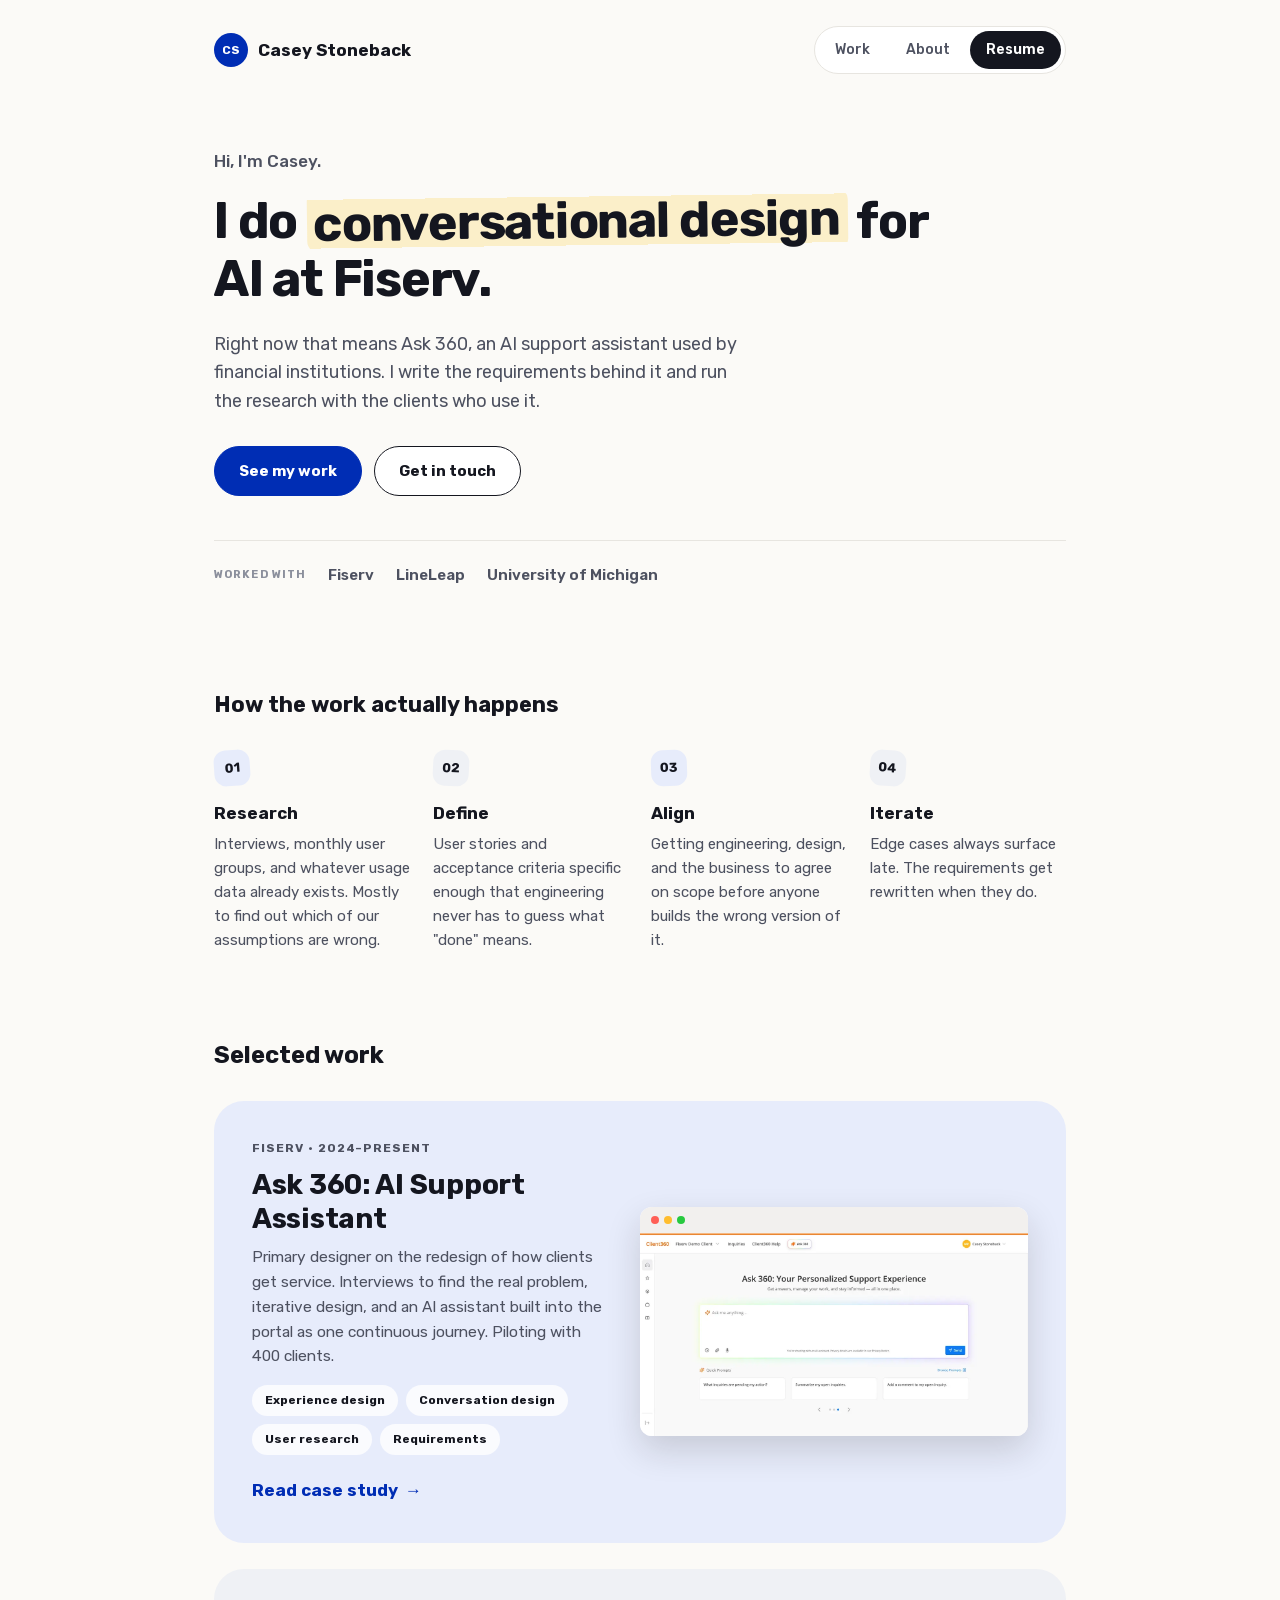
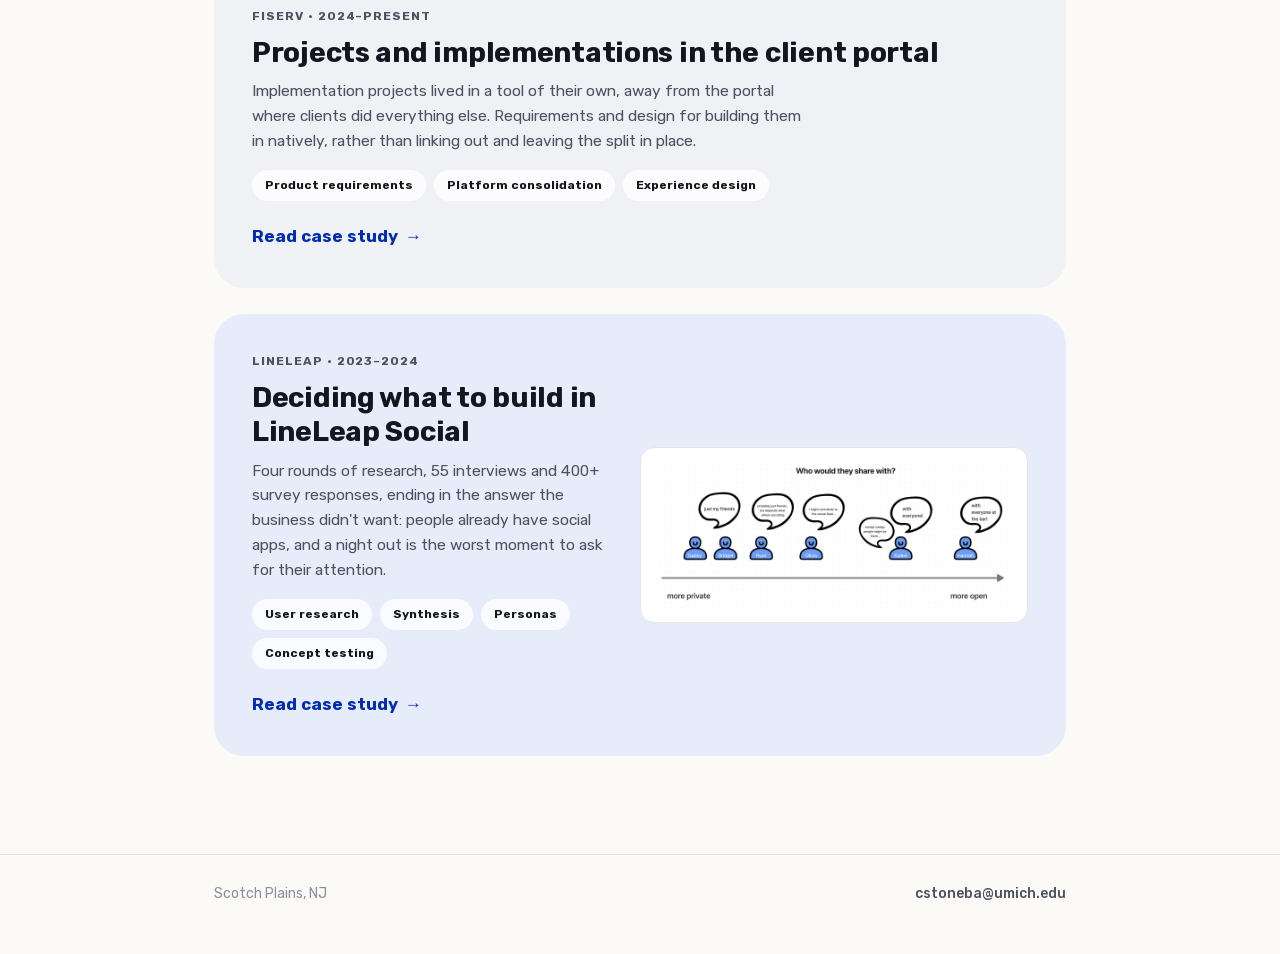
<file: index.html>
<!DOCTYPE html>
<html lang="en">
<head>
<meta charset="UTF-8">
<meta name="viewport" content="width=device-width, initial-scale=1.0">
<title>Casey Stoneback</title>
<meta name="description" content="Casey Stoneback, product and UX designer doing conversational design for AI at Fiserv.">
<link rel="stylesheet" href="css/style.css?v=35">
</head>
<body>

<nav class="site-nav">
  <div class="wrap">
    <a class="brand" href="index.html"><span class="mark">CS</span>Casey Stoneback</a>
    <div class="links">
      <a href="index.html#work">Work</a>
      <a href="about.html">About</a>
      <a class="resume" href="assets/resume/Casey-Stoneback-Resume.pdf" target="_blank" rel="noopener">Resume</a>
    </div>
  </div>
</nav>

<header class="hero">
  <div class="wrap">
    <p class="greeting">Hi, I'm Casey.</p>
    <h1>I do <span class="highlight">conversational design</span> for AI at Fiserv.</h1>
    <p class="lede">Right now that means Ask 360, an AI support assistant used by financial institutions. I write the requirements behind it and run the research with the clients who use it.</p>
    <div class="cta-row">
      <a class="btn btn-primary" href="#work">See my work</a>
      <a class="btn" href="mailto:cstoneba@umich.edu">Get in touch</a>
    </div>
    <div class="credibility">
      <strong>Worked with</strong>
      <span>Fiserv</span>
      <span>LineLeap</span>
      <span>University of Michigan</span>
    </div>
  </div>
</header>

<section class="process-strip reveal">
  <div class="wrap">
    <h2>How the work actually happens</h2>
    <ol class="process-steps">
      <li><strong>Research</strong>Interviews, monthly user groups, and whatever usage data already exists. Mostly to find out which of our assumptions are wrong.</li>
      <li><strong>Define</strong>User stories and acceptance criteria specific enough that engineering never has to guess what "done" means.</li>
      <li><strong>Align</strong>Getting engineering, design, and the business to agree on scope before anyone builds the wrong version of it.</li>
      <li><strong>Iterate</strong>Edge cases always surface late. The requirements get rewritten when they do.</li>
    </ol>
  </div>
</section>

<section class="work-list" id="work">
  <div class="wrap">
    <h2 class="reveal">Selected work</h2>

    <a class="work-card is-blue reveal" href="work/ask360.html">
      <div class="work-card-inner">
        <div class="work-card-text">
          <p class="meta">Fiserv &middot; 2024&ndash;present</p>
          <h3>Ask 360: AI Support Assistant</h3>
          <p>Primary designer on the redesign of how clients get service. Interviews to find the real problem, iterative design, and an AI assistant built into the portal as one continuous journey. Piloting with 400 clients.</p>
          <div class="tag-row">
            <span class="tag">Experience design</span>
            <span class="tag">Conversation design</span>
            <span class="tag">User research</span>
            <span class="tag">Requirements</span>
          </div>
          <span class="cta-label">Read case study <span class="arrow">&rarr;</span></span>
        </div>
        <div class="work-card-visual">
          <div class="browser-frame">
            <div class="frame-bar">
              <span class="frame-dot"></span>
              <span class="frame-dot"></span>
              <span class="frame-dot"></span>
            </div>
            <img src="assets/images/ask360-card.webp?v=35" alt="Ask 360 inside the Client360 portal: an ask-anything field above quick prompts for pending and open inquiries" width="1200" height="629" loading="lazy">
          </div>
        </div>
      </div>
    </a>

    <a class="work-card is-gray is-text reveal" href="work/projects.html">
      <div class="work-card-inner">
        <div class="work-card-text">
          <p class="meta">Fiserv &middot; 2024&ndash;present</p>
          <h3>Projects and implementations in the client portal</h3>
          <p>Implementation projects lived in a tool of their own, away from the portal where clients did everything else. Requirements and design for building them in natively, rather than linking out and leaving the split in place.</p>
          <div class="tag-row">
            <span class="tag">Product requirements</span>
            <span class="tag">Platform consolidation</span>
            <span class="tag">Experience design</span>
          </div>
          <span class="cta-label">Read case study <span class="arrow">&rarr;</span></span>
        </div>
      </div>
    </a>

    <a class="work-card is-blue reveal" href="work/lineleap.html">
      <div class="work-card-inner">
        <div class="work-card-text">
          <p class="meta">LineLeap &middot; 2023&ndash;2024</p>
          <h3>Deciding what to build in LineLeap Social</h3>
          <p>Four rounds of research, 55 interviews and 400+ survey responses, ending in the answer the business didn't want: people already have social apps, and a night out is the worst moment to ask for their attention.</p>
          <div class="tag-row">
            <span class="tag">User research</span>
            <span class="tag">Synthesis</span>
            <span class="tag">Personas</span>
            <span class="tag">Concept testing</span>
          </div>
          <span class="cta-label">Read case study <span class="arrow">&rarr;</span></span>
        </div>
        <div class="work-card-visual">
          <div class="cs-artifact">
            <img src="assets/images/ll-share-spectrum.webp?v=35" alt="Research artifact: each interviewee placed on a spectrum from more private to more open, with a quote on who they would share with" width="1600" height="652" loading="lazy">
          </div>
        </div>
      </div>
    </a>
  </div>
</section>

<footer class="site-footer">
  <div class="wrap">
    <div class="footer-row">
      <span>Scotch Plains, NJ</span>
      <a href="mailto:cstoneba@umich.edu">cstoneba@umich.edu</a>
    </div>
  </div>
</footer>

<script src="js/reveal.js?v=35" defer></script>
</body>
</html>
</file>
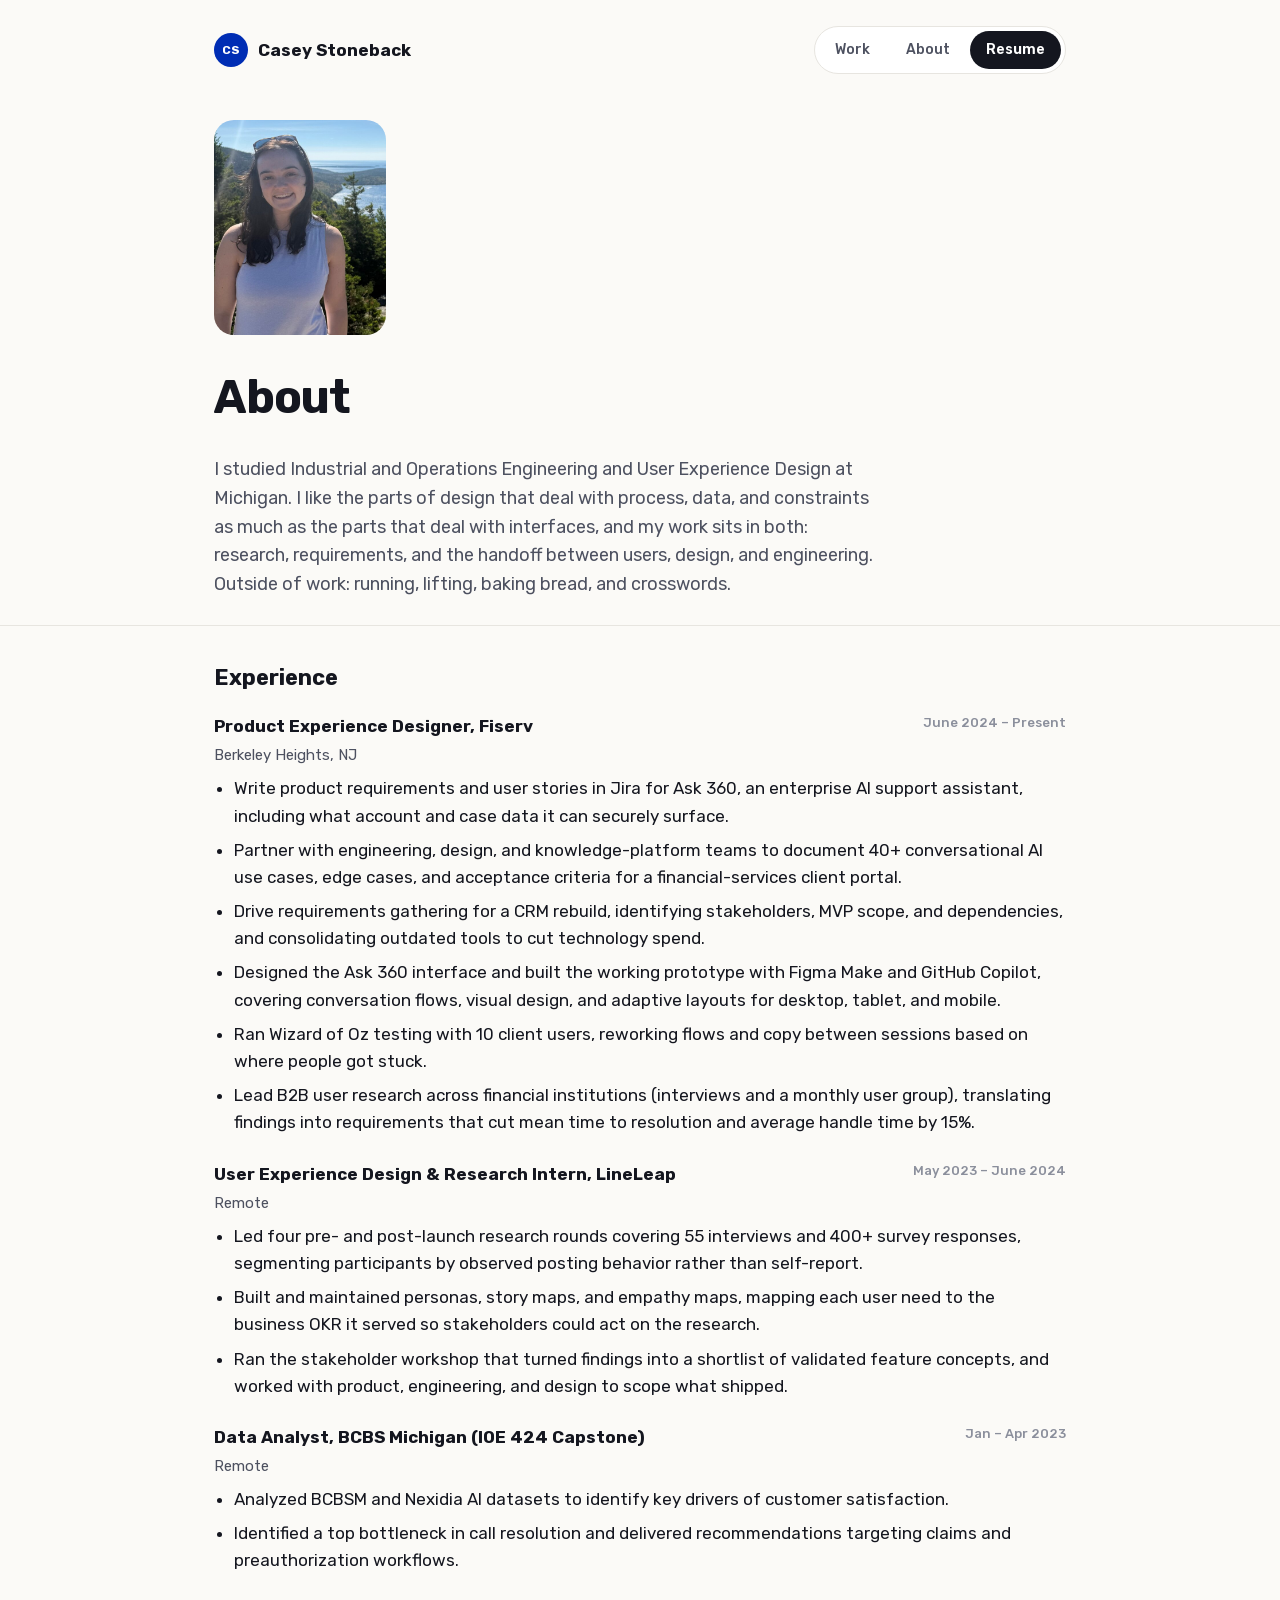
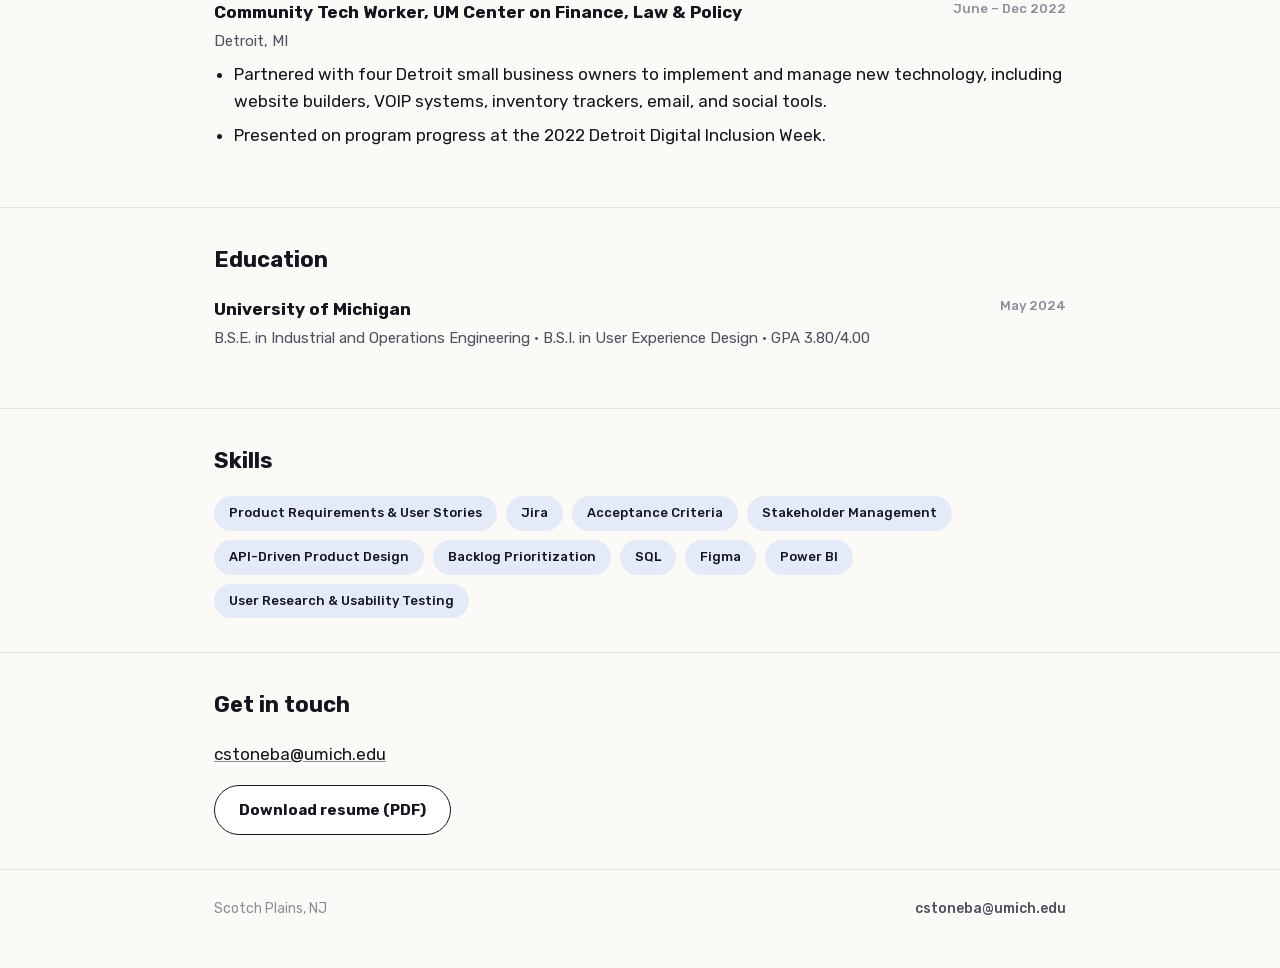
<file: about.html>
<!DOCTYPE html>
<html lang="en">
<head>
<meta charset="UTF-8">
<meta name="viewport" content="width=device-width, initial-scale=1.0">
<title>About | Casey Stoneback</title>
<link rel="stylesheet" href="css/style.css?v=35">
</head>
<body>

<nav class="site-nav">
  <div class="wrap">
    <a class="brand" href="index.html"><span class="mark">CS</span>Casey Stoneback</a>
    <div class="links">
      <a href="index.html#work">Work</a>
      <a href="about.html">About</a>
      <a class="resume" href="assets/resume/Casey-Stoneback-Resume.pdf" target="_blank" rel="noopener">Resume</a>
    </div>
  </div>
</nav>

<header class="about-header">
  <div class="wrap">
    <img class="about-photo" src="assets/images/casey.jpg?v=35" alt="Casey Stoneback" width="600" height="750">
    <h1>About</h1>
    <p class="lede">I studied Industrial and Operations Engineering and User Experience Design at Michigan. I like the parts of design that deal with process, data, and constraints as much as the parts that deal with interfaces, and my work sits in both: research, requirements, and the handoff between users, design, and engineering. Outside of work: running, lifting, baking bread, and crosswords.</p>
  </div>
</header>

<section class="about-section">
  <div class="wrap">
    <h2>Experience</h2>

    <div class="timeline-item">
      <div class="role-line">Product Experience Designer, Fiserv <span class="dates">June 2024 – Present</span></div>
      <p class="org">Berkeley Heights, NJ</p>
      <ul>
        <li>Write product requirements and user stories in Jira for Ask 360, an enterprise AI support assistant, including what account and case data it can securely surface.</li>
        <li>Partner with engineering, design, and knowledge-platform teams to document 40+ conversational AI use cases, edge cases, and acceptance criteria for a financial-services client portal.</li>
        <li>Drive requirements gathering for a CRM rebuild, identifying stakeholders, MVP scope, and dependencies, and consolidating outdated tools to cut technology spend.</li>
        <li>Designed the Ask 360 interface and built the working prototype with Figma Make and GitHub Copilot, covering conversation flows, visual design, and adaptive layouts for desktop, tablet, and mobile.</li>
        <li>Ran Wizard of Oz testing with 10 client users, reworking flows and copy between sessions based on where people got stuck.</li>
        <li>Lead B2B user research across financial institutions (interviews and a monthly user group), translating findings into requirements that cut mean time to resolution and average handle time by 15%.</li>
      </ul>
    </div>

    <div class="timeline-item">
      <div class="role-line">User Experience Design &amp; Research Intern, LineLeap <span class="dates">May 2023 – June 2024</span></div>
      <p class="org">Remote</p>
      <ul>
        <li>Led four pre- and post-launch research rounds covering 55 interviews and 400+ survey responses, segmenting participants by observed posting behavior rather than self-report.</li>
        <li>Built and maintained personas, story maps, and empathy maps, mapping each user need to the business OKR it served so stakeholders could act on the research.</li>
        <li>Ran the stakeholder workshop that turned findings into a shortlist of validated feature concepts, and worked with product, engineering, and design to scope what shipped.</li>
      </ul>
    </div>

    <div class="timeline-item">
      <div class="role-line">Data Analyst, BCBS Michigan (IOE 424 Capstone) <span class="dates">Jan – Apr 2023</span></div>
      <p class="org">Remote</p>
      <ul>
        <li>Analyzed BCBSM and Nexidia AI datasets to identify key drivers of customer satisfaction.</li>
        <li>Identified a top bottleneck in call resolution and delivered recommendations targeting claims and preauthorization workflows.</li>
      </ul>
    </div>

    <div class="timeline-item">
      <div class="role-line">Community Tech Worker, UM Center on Finance, Law &amp; Policy <span class="dates">June – Dec 2022</span></div>
      <p class="org">Detroit, MI</p>
      <ul>
        <li>Partnered with four Detroit small business owners to implement and manage new technology, including website builders, VOIP systems, inventory trackers, email, and social tools.</li>
        <li>Presented on program progress at the 2022 Detroit Digital Inclusion Week.</li>
      </ul>
    </div>
  </div>
</section>

<section class="about-section">
  <div class="wrap">
    <h2>Education</h2>
    <div class="timeline-item">
      <div class="role-line">University of Michigan <span class="dates">May 2024</span></div>
      <p class="org">B.S.E. in Industrial and Operations Engineering &middot; B.S.I. in User Experience Design &middot; GPA 3.80/4.00</p>
    </div>
  </div>
</section>

<section class="about-section">
  <div class="wrap">
    <h2>Skills</h2>
    <div class="skills-grid">
      <span class="skill-pill">Product Requirements &amp; User Stories</span>
      <span class="skill-pill">Jira</span>
      <span class="skill-pill">Acceptance Criteria</span>
      <span class="skill-pill">Stakeholder Management</span>
      <span class="skill-pill">API-Driven Product Design</span>
      <span class="skill-pill">Backlog Prioritization</span>
      <span class="skill-pill">SQL</span>
      <span class="skill-pill">Figma</span>
      <span class="skill-pill">Power BI</span>
      <span class="skill-pill">User Research &amp; Usability Testing</span>
    </div>
  </div>
</section>

<section class="about-section">
  <div class="wrap">
    <h2>Get in touch</h2>
    <p><a href="mailto:cstoneba@umich.edu">cstoneba@umich.edu</a></p>
    <div class="btn-row">
      <a class="btn" href="assets/resume/Casey-Stoneback-Resume.pdf" target="_blank" rel="noopener">Download resume (PDF)</a>
    </div>
  </div>
</section>

<footer class="site-footer">
  <div class="wrap">
    <div class="footer-row">
      <span>Scotch Plains, NJ</span>
      <a href="mailto:cstoneba@umich.edu">cstoneba@umich.edu</a>
    </div>
  </div>
</footer>

</body>
</html>
</file>
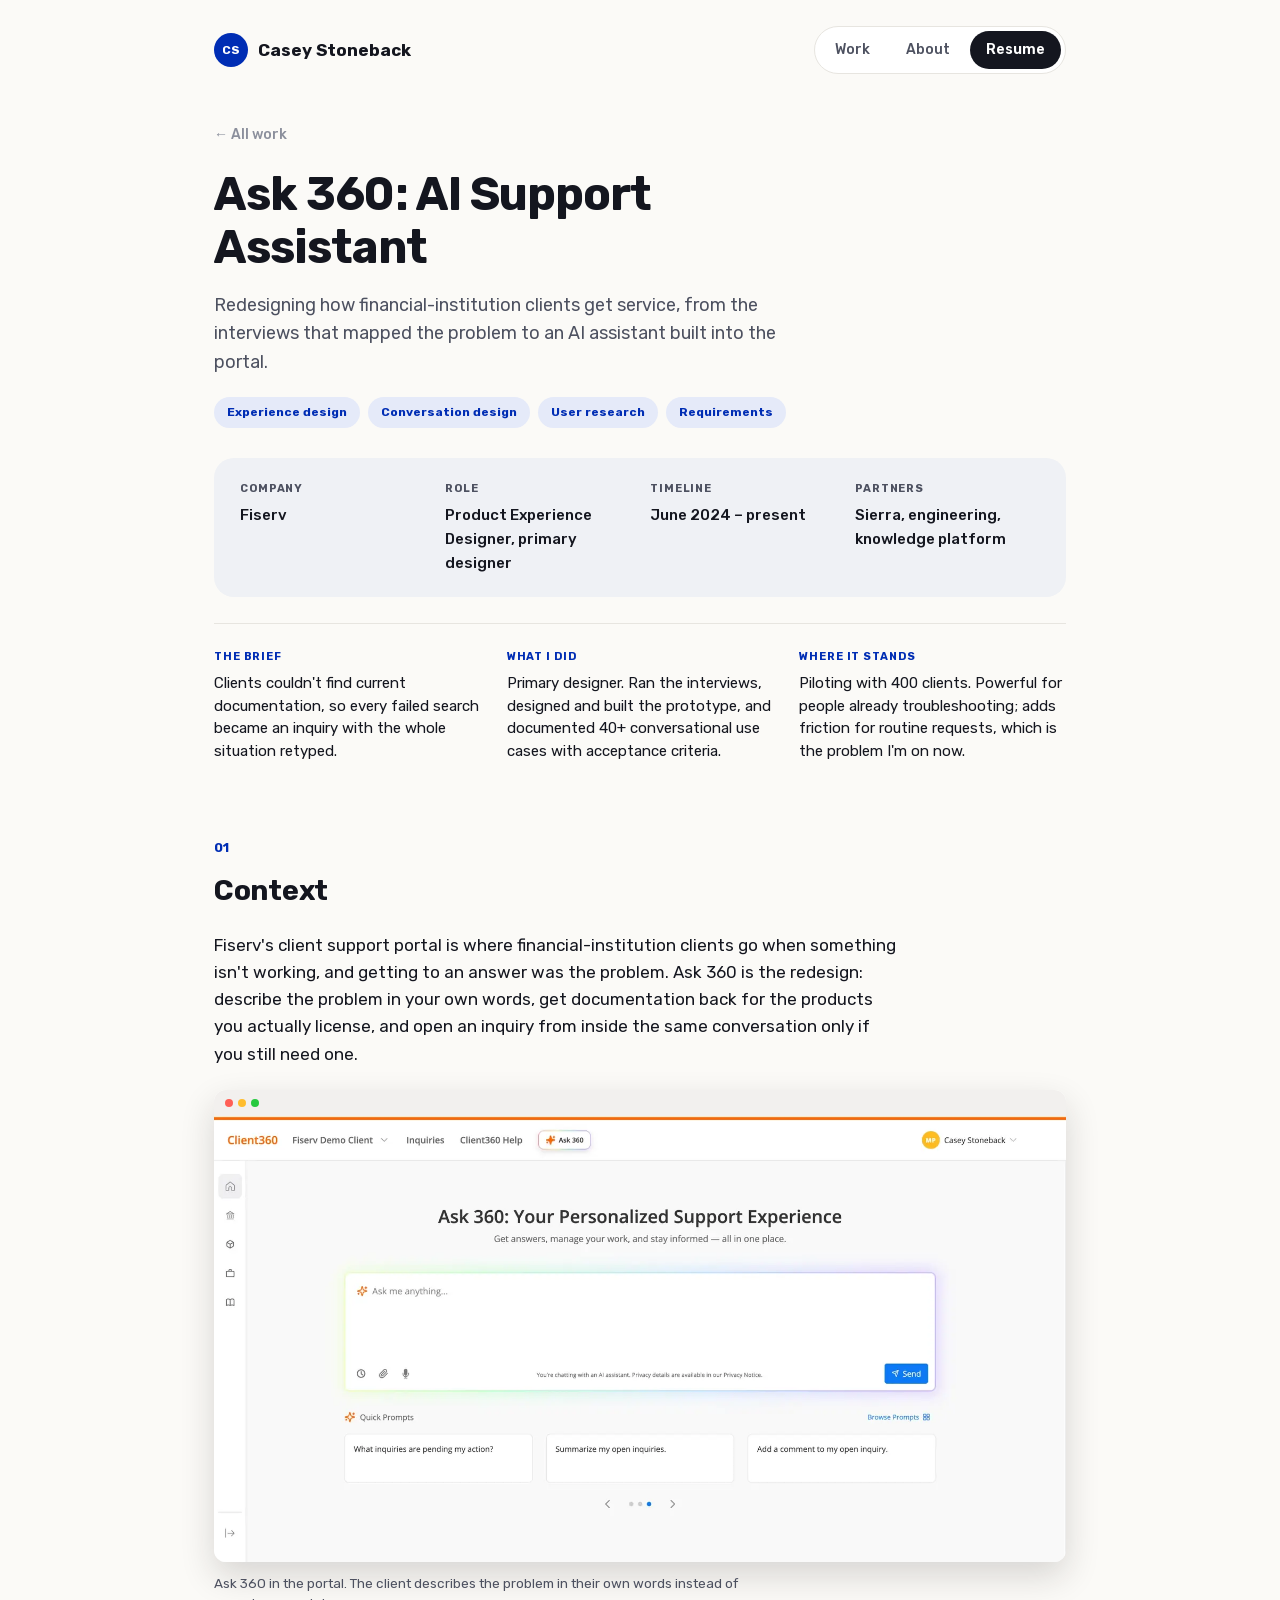
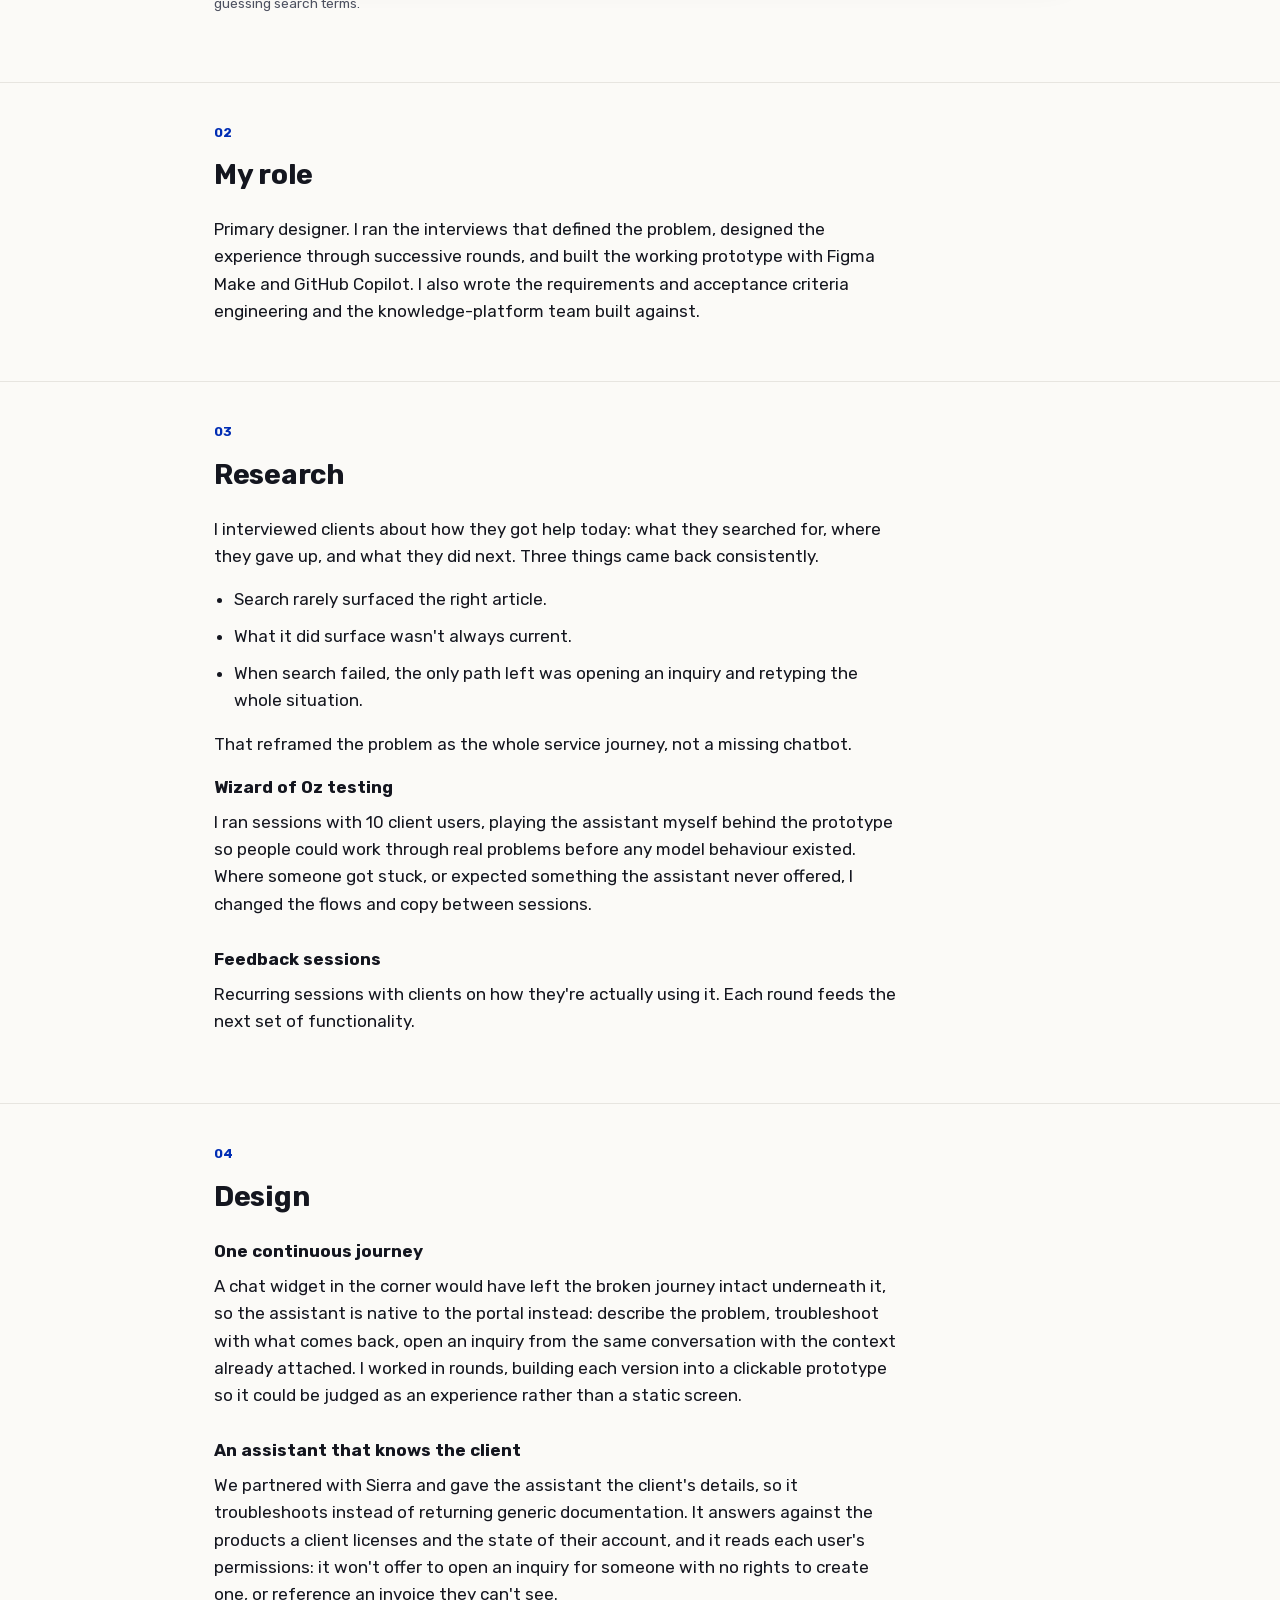
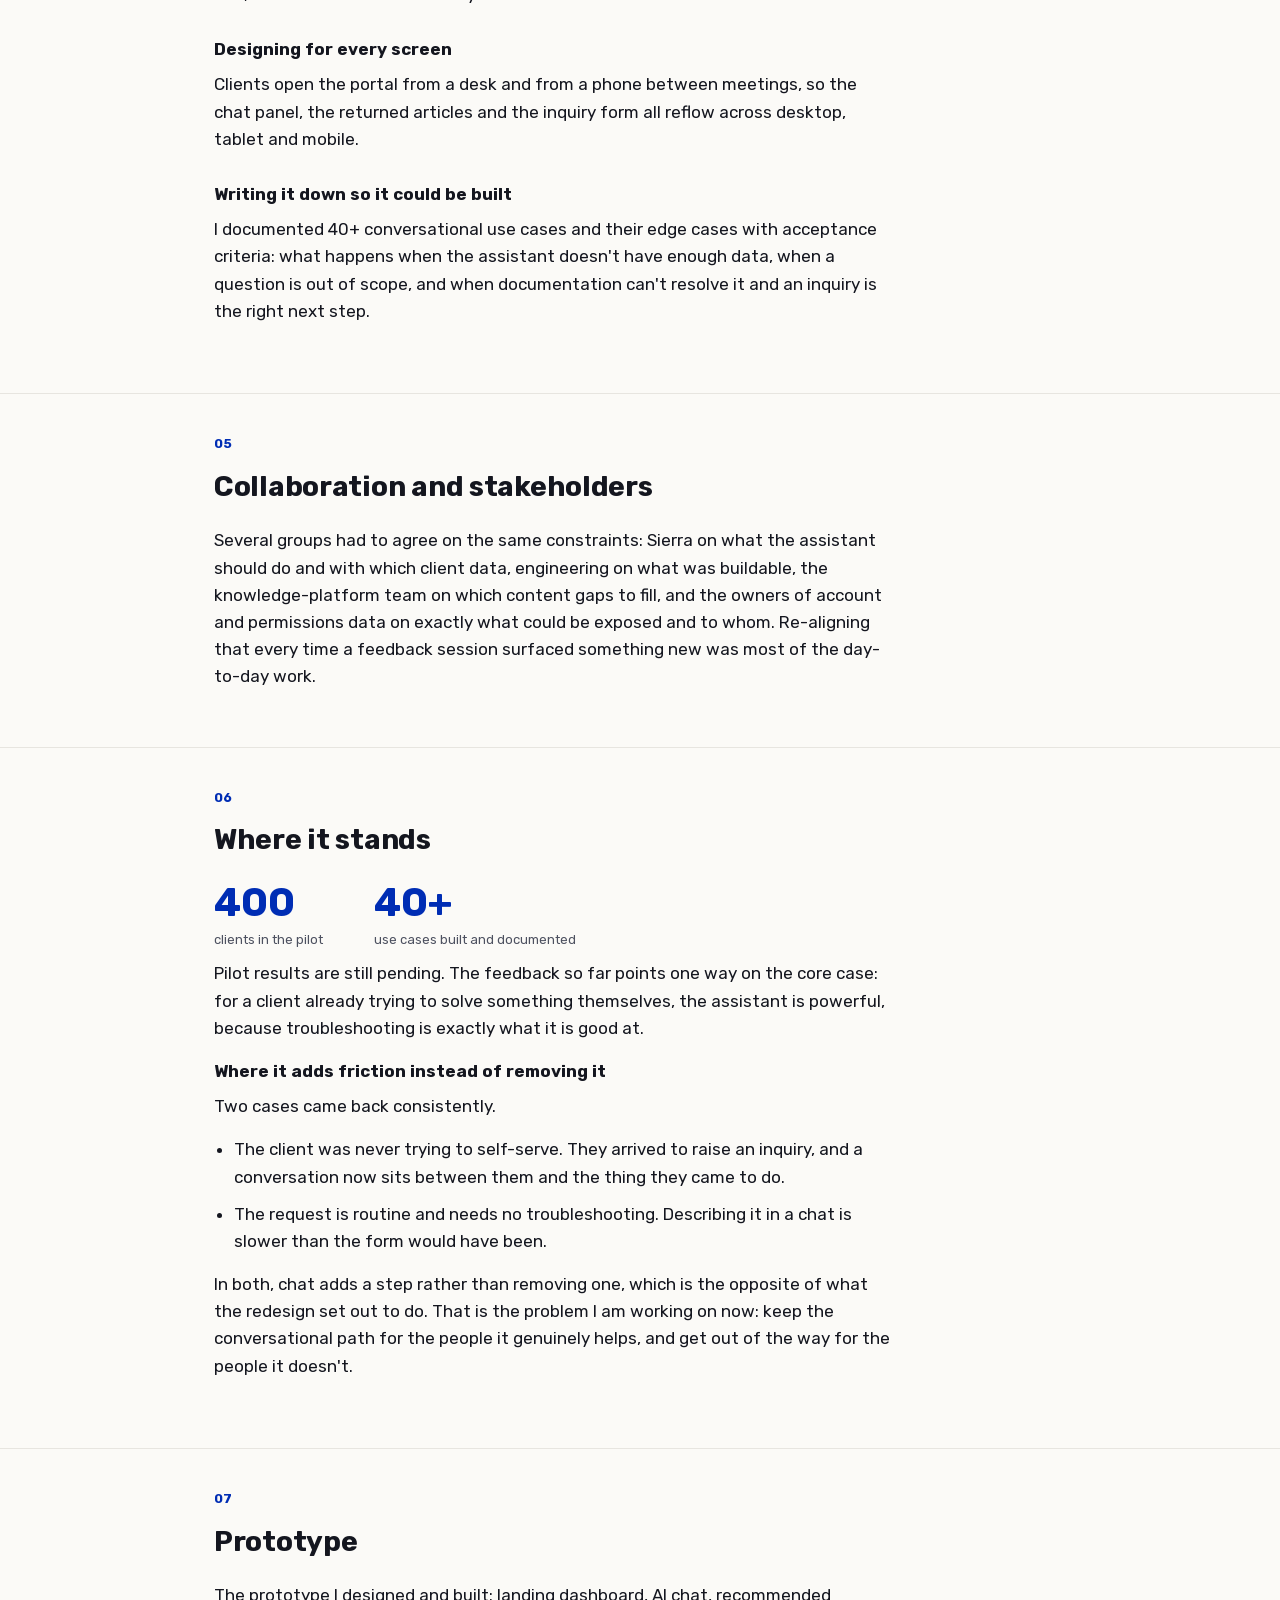
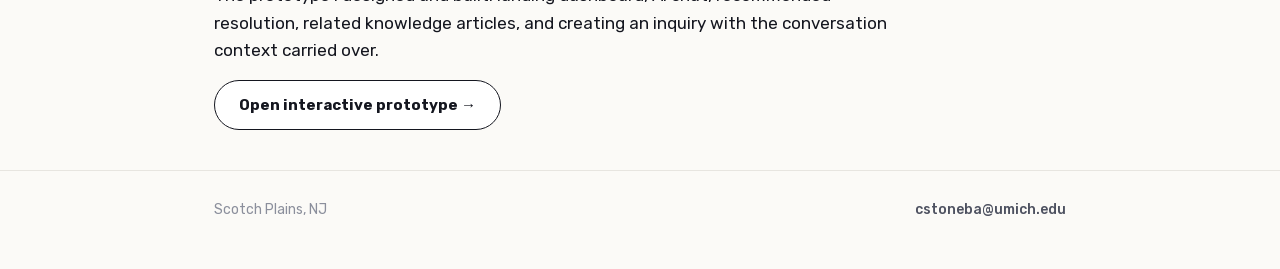
<file: work/ask360.html>
<!DOCTYPE html>
<html lang="en">
<head>
<meta charset="UTF-8">
<meta name="viewport" content="width=device-width, initial-scale=1.0">
<title>Ask 360: AI Support Assistant | Casey Stoneback</title>
<link rel="stylesheet" href="../css/style.css?v=35">
</head>
<body>

<nav class="site-nav">
  <div class="wrap">
    <a class="brand" href="../index.html"><span class="mark">CS</span>Casey Stoneback</a>
    <div class="links">
      <a href="../index.html#work">Work</a>
      <a href="../about.html">About</a>
      <a class="resume" href="../assets/resume/Casey-Stoneback-Resume.pdf" target="_blank" rel="noopener">Resume</a>
    </div>
  </div>
</nav>

<header class="cs-header">
  <div class="wrap">
    <a class="back-link" href="../index.html#work">&larr; All work</a>
    <h1>Ask 360: AI Support Assistant</h1>
    <p class="summary">Redesigning how financial-institution clients get service, from the interviews that mapped the problem to an AI assistant built into the portal.</p>
    <div class="tag-row">
      <span class="tag">Experience design</span>
      <span class="tag">Conversation design</span>
      <span class="tag">User research</span>
      <span class="tag">Requirements</span>
    </div>
    <dl class="cs-meta">
      <div>
        <dt>Company</dt>
        <dd>Fiserv</dd>
      </div>
      <div>
        <dt>Role</dt>
        <dd>Product Experience Designer, primary designer</dd>
      </div>
      <div>
        <dt>Timeline</dt>
        <dd>June 2024 &ndash; present</dd>
      </div>
      <div>
        <dt>Partners</dt>
        <dd>Sierra, engineering, knowledge platform</dd>
      </div>
    </dl>

    <dl class="cs-tldr">
      <div>
        <dt>The brief</dt>
        <dd>Clients couldn't find current documentation, so every failed search became an inquiry with the whole situation retyped.</dd>
      </div>
      <div>
        <dt>What I did</dt>
        <dd>Primary designer. Ran the interviews, designed and built the prototype, and documented 40+ conversational use cases with acceptance criteria.</dd>
      </div>
      <div>
        <dt>Where it stands</dt>
        <dd>Piloting with 400 clients. Powerful for people already troubleshooting; adds friction for routine requests, which is the problem I'm on now.</dd>
      </div>
    </dl>
  </div>
</header>

<section class="cs-section">
  <div class="wrap">
    <p class="num">01</p>
    <h2>Context</h2>
    <p>Fiserv's client support portal is where financial-institution clients go when something isn't working, and getting to an answer was the problem. Ask 360 is the redesign: describe the problem in your own words, get documentation back for the products you actually license, and open an inquiry from inside the same conversation only if you still need one.</p>
    <figure class="cs-figure">
      <div class="browser-frame">
        <div class="frame-bar">
          <span class="frame-dot"></span>
          <span class="frame-dot"></span>
          <span class="frame-dot"></span>
        </div>
        <img src="../assets/images/ask360-portal.webp?v=35" alt="Ask 360 open in the Client360 portal, with an ask-anything field and quick prompts for pending and open inquiries" width="1600" height="838" loading="lazy">
      </div>
      <figcaption>Ask 360 in the portal. The client describes the problem in their own words instead of guessing search terms.</figcaption>
    </figure>
  </div>
</section>

<section class="cs-section">
  <div class="wrap">
    <p class="num">02</p>
    <h2>My role</h2>
    <p>Primary designer. I ran the interviews that defined the problem, designed the experience through successive rounds, and built the working prototype with Figma Make and GitHub Copilot. I also wrote the requirements and acceptance criteria engineering and the knowledge-platform team built against.</p>
  </div>
</section>

<section class="cs-section">
  <div class="wrap">
    <p class="num">03</p>
    <h2>Research</h2>
    <p>I interviewed clients about how they got help today: what they searched for, where they gave up, and what they did next. Three things came back consistently.</p>
    <ul>
      <li>Search rarely surfaced the right article.</li>
      <li>What it did surface wasn't always current.</li>
      <li>When search failed, the only path left was opening an inquiry and retyping the whole situation.</li>
    </ul>
    <p>That reframed the problem as the whole service journey, not a missing chatbot.</p>
    <!-- Worth adding when you have it: the affinity or journey map from this round. -->

    <div class="cs-block">
      <h3>Wizard of Oz testing</h3>
      <p>I ran sessions with 10 client users, playing the assistant myself behind the prototype so people could work through real problems before any model behaviour existed. Where someone got stuck, or expected something the assistant never offered, I changed the flows and copy between sessions.</p>
      <!-- Worth adding: one specific change that came out of a session. -->
    </div>

    <div class="cs-block">
      <h3>Feedback sessions</h3>
      <p>Recurring sessions with clients on how they're actually using it. Each round feeds the next set of functionality.</p>
    </div>
  </div>
</section>

<section class="cs-section">
  <div class="wrap">
    <p class="num">04</p>
    <h2>Design</h2>

    <div class="cs-block">
      <h3>One continuous journey</h3>
      <p>A chat widget in the corner would have left the broken journey intact underneath it, so the assistant is native to the portal instead: describe the problem, troubleshoot with what comes back, open an inquiry from the same conversation with the context already attached. I worked in rounds, building each version into a clickable prototype so it could be judged as an experience rather than a static screen.</p>
      <!-- Worth adding: two or three design iterations side by side. -->
    </div>

    <div class="cs-block">
      <h3>An assistant that knows the client</h3>
      <p>We partnered with Sierra and gave the assistant the client's details, so it troubleshoots instead of returning generic documentation. It answers against the products a client licenses and the state of their account, and it reads each user's permissions: it won't offer to open an inquiry for someone with no rights to create one, or reference an invoice they can't see.</p>
    </div>

    <div class="cs-block">
      <h3>Designing for every screen</h3>
      <p>Clients open the portal from a desk and from a phone between meetings, so the chat panel, the returned articles and the inquiry form all reflow across desktop, tablet and mobile.</p>
    </div>

    <div class="cs-block">
      <h3>Writing it down so it could be built</h3>
      <p>I documented 40+ conversational use cases and their edge cases with acceptance criteria: what happens when the assistant doesn't have enough data, when a question is out of scope, and when documentation can't resolve it and an inquiry is the right next step.</p>
    </div>
  </div>
</section>

<section class="cs-section">
  <div class="wrap">
    <p class="num">05</p>
    <h2>Collaboration and stakeholders</h2>
    <p>Several groups had to agree on the same constraints: Sierra on what the assistant should do and with which client data, engineering on what was buildable, the knowledge-platform team on which content gaps to fill, and the owners of account and permissions data on exactly what could be exposed and to whom. Re-aligning that every time a feedback session surfaced something new was most of the day-to-day work.</p>
  </div>
</section>

<section class="cs-section">
  <div class="wrap">
    <p class="num">06</p>
    <h2>Where it stands</h2>
    <div class="stat-row">
      <div class="stat">
        <span class="num-big">400</span>
        <span class="label">clients in the pilot</span>
      </div>
      <div class="stat">
        <span class="num-big">40+</span>
        <span class="label">use cases built and documented</span>
      </div>
    </div>
    <p>Pilot results are still pending. The feedback so far points one way on the core case: for a client already trying to solve something themselves, the assistant is powerful, because troubleshooting is exactly what it is good at.</p>

    <div class="cs-block">
      <h3>Where it adds friction instead of removing it</h3>
      <p>Two cases came back consistently.</p>
      <ul>
        <li>The client was never trying to self-serve. They arrived to raise an inquiry, and a conversation now sits between them and the thing they came to do.</li>
        <li>The request is routine and needs no troubleshooting. Describing it in a chat is slower than the form would have been.</li>
      </ul>
      <p>In both, chat adds a step rather than removing one, which is the opposite of what the redesign set out to do. That is the problem I am working on now: keep the conversational path for the people it genuinely helps, and get out of the way for the people it doesn't.</p>
    </div>
    <!-- Update after the pilot with real adoption and resolution numbers. -->
  </div>
</section>

<section class="cs-section">
  <div class="wrap">
    <p class="num">07</p>
    <h2>Prototype</h2>
    <p>The prototype I designed and built: landing dashboard, AI chat, recommended resolution, related knowledge articles, and creating an inquiry with the conversation context carried over.</p>
    <div class="btn-row">
      <a class="btn" href="prototypes/ask360-portal.html" target="_blank" rel="noopener">Open interactive prototype &rarr;</a>
    </div>
    <!-- This prototype file references an external Icons/ folder and design-tokens.css that
         weren't included in the export, so some icons will show as broken/missing until those
         assets are added alongside this file. Swap in the real asset export to fully restore it. -->
  </div>
</section>

<footer class="site-footer">
  <div class="wrap">
    <div class="footer-row">
      <span>Scotch Plains, NJ</span>
      <a href="mailto:cstoneba@umich.edu">cstoneba@umich.edu</a>
    </div>
  </div>
</footer>

</body>
</html>
</file>
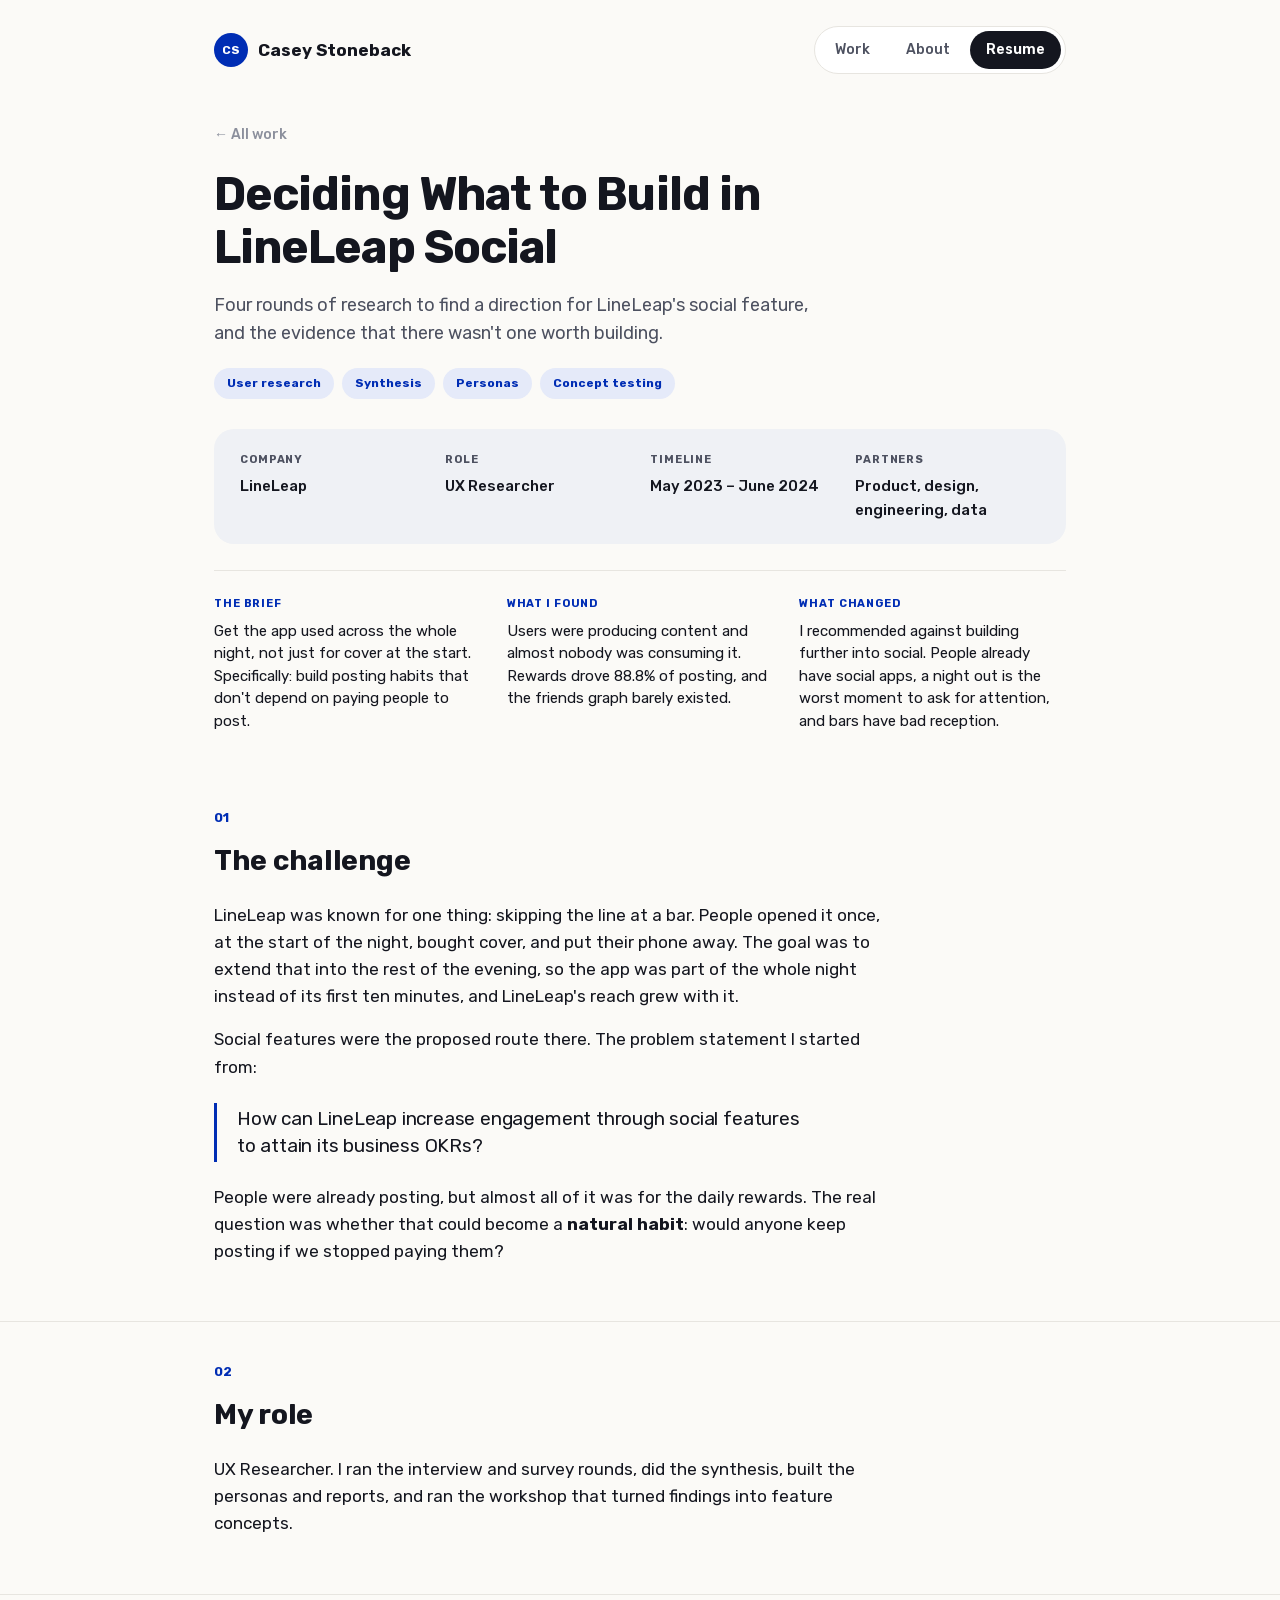
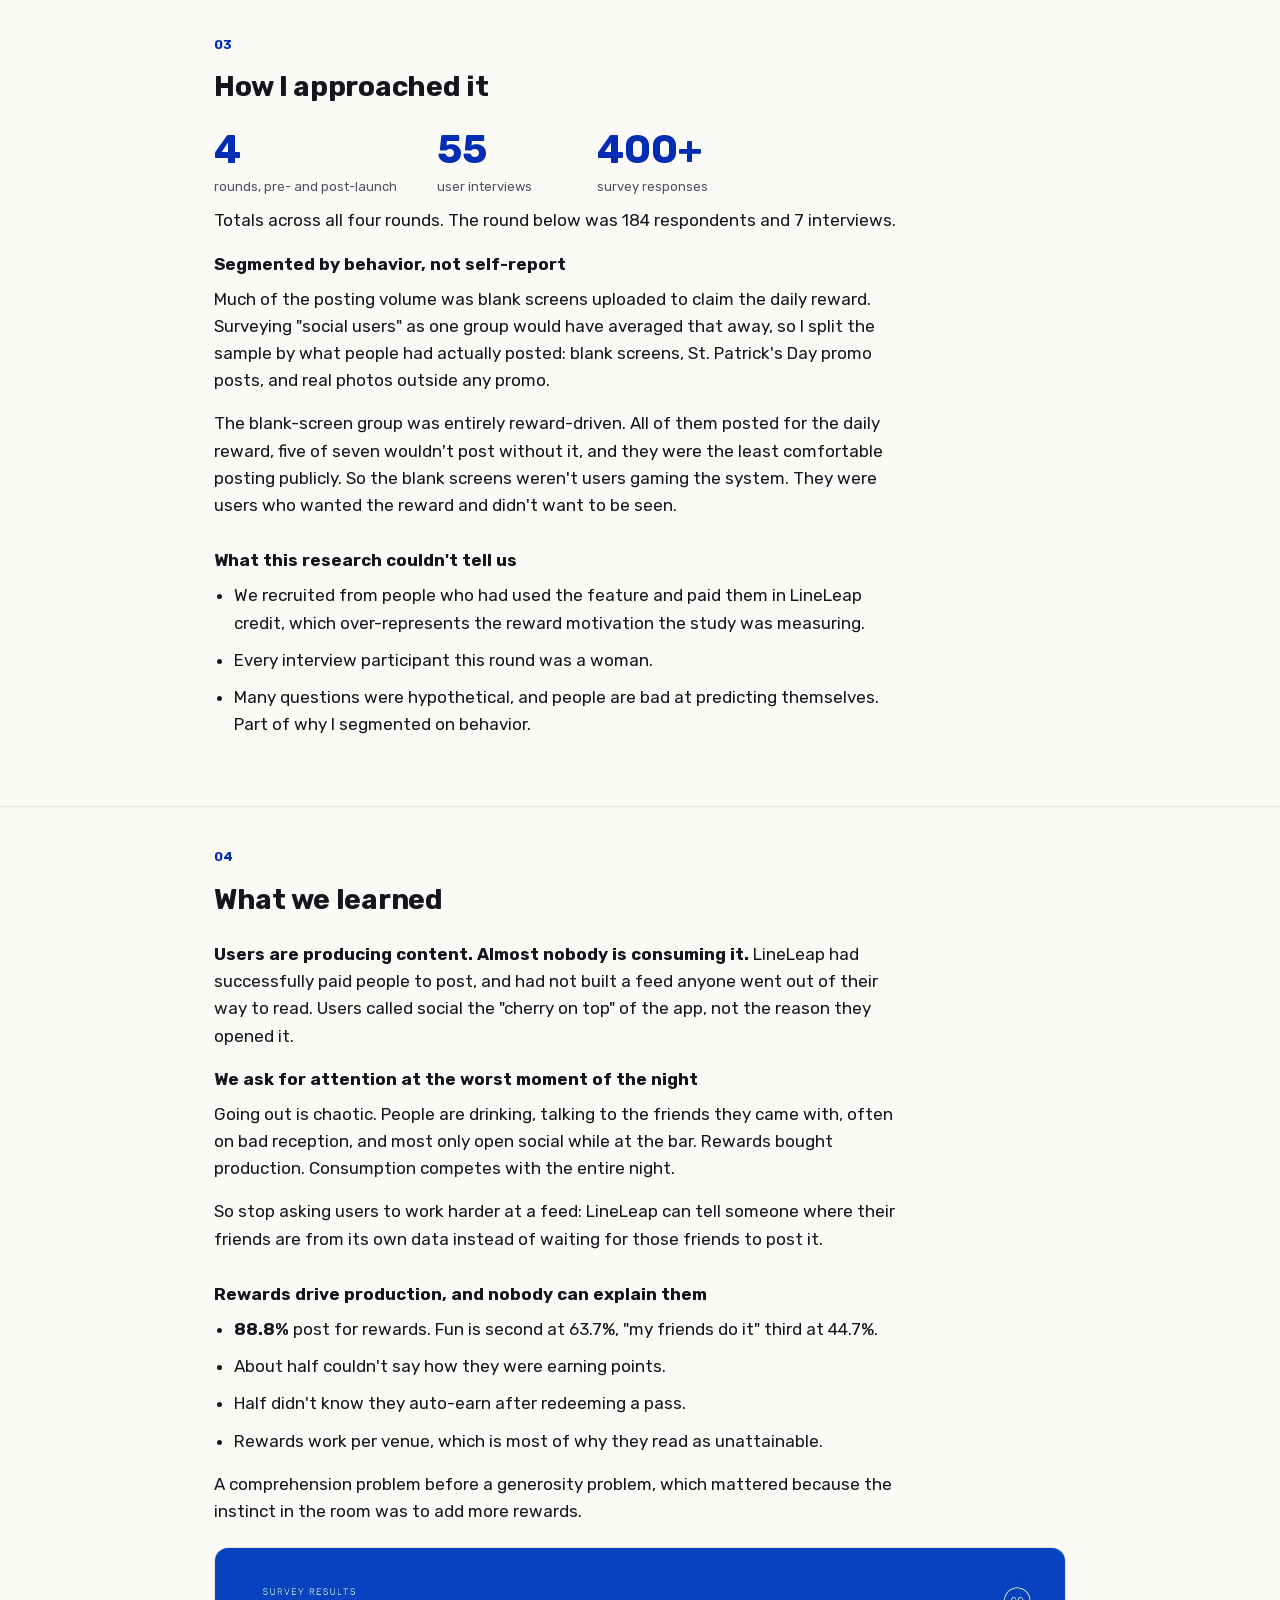
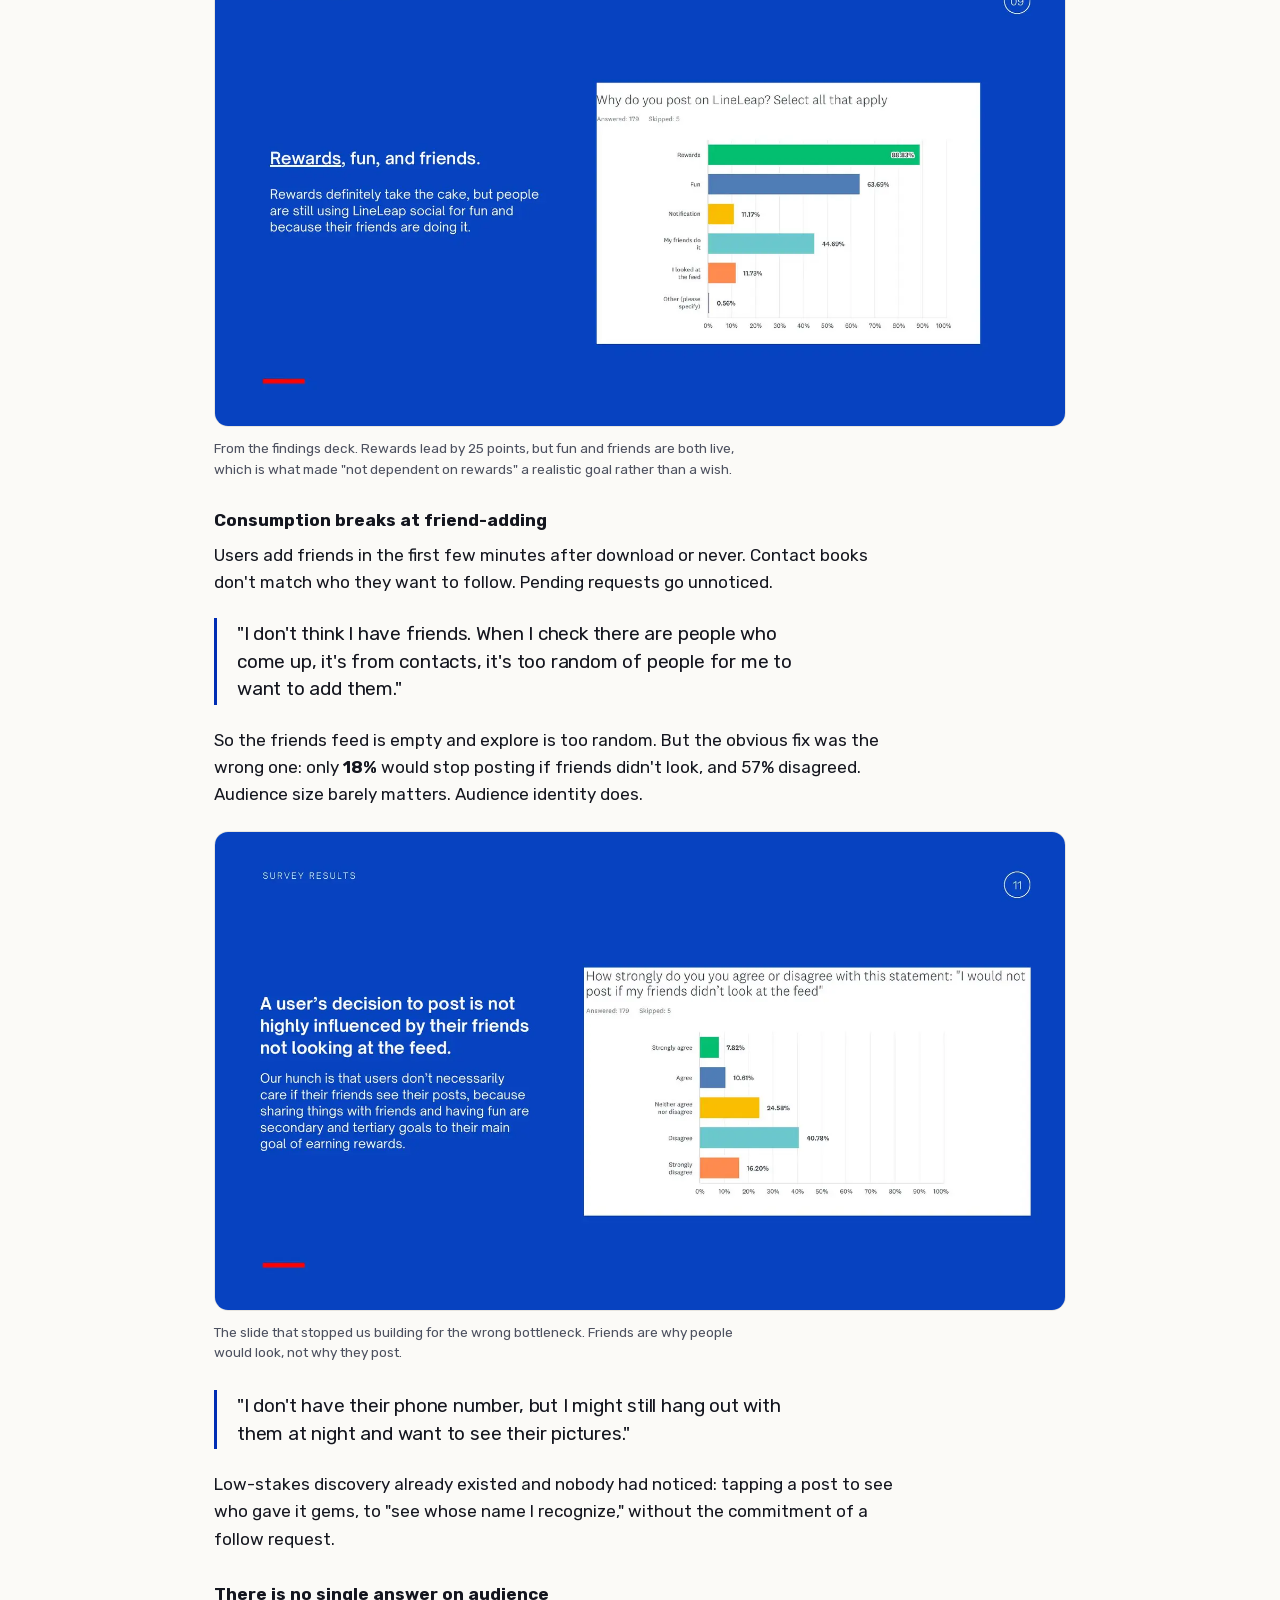
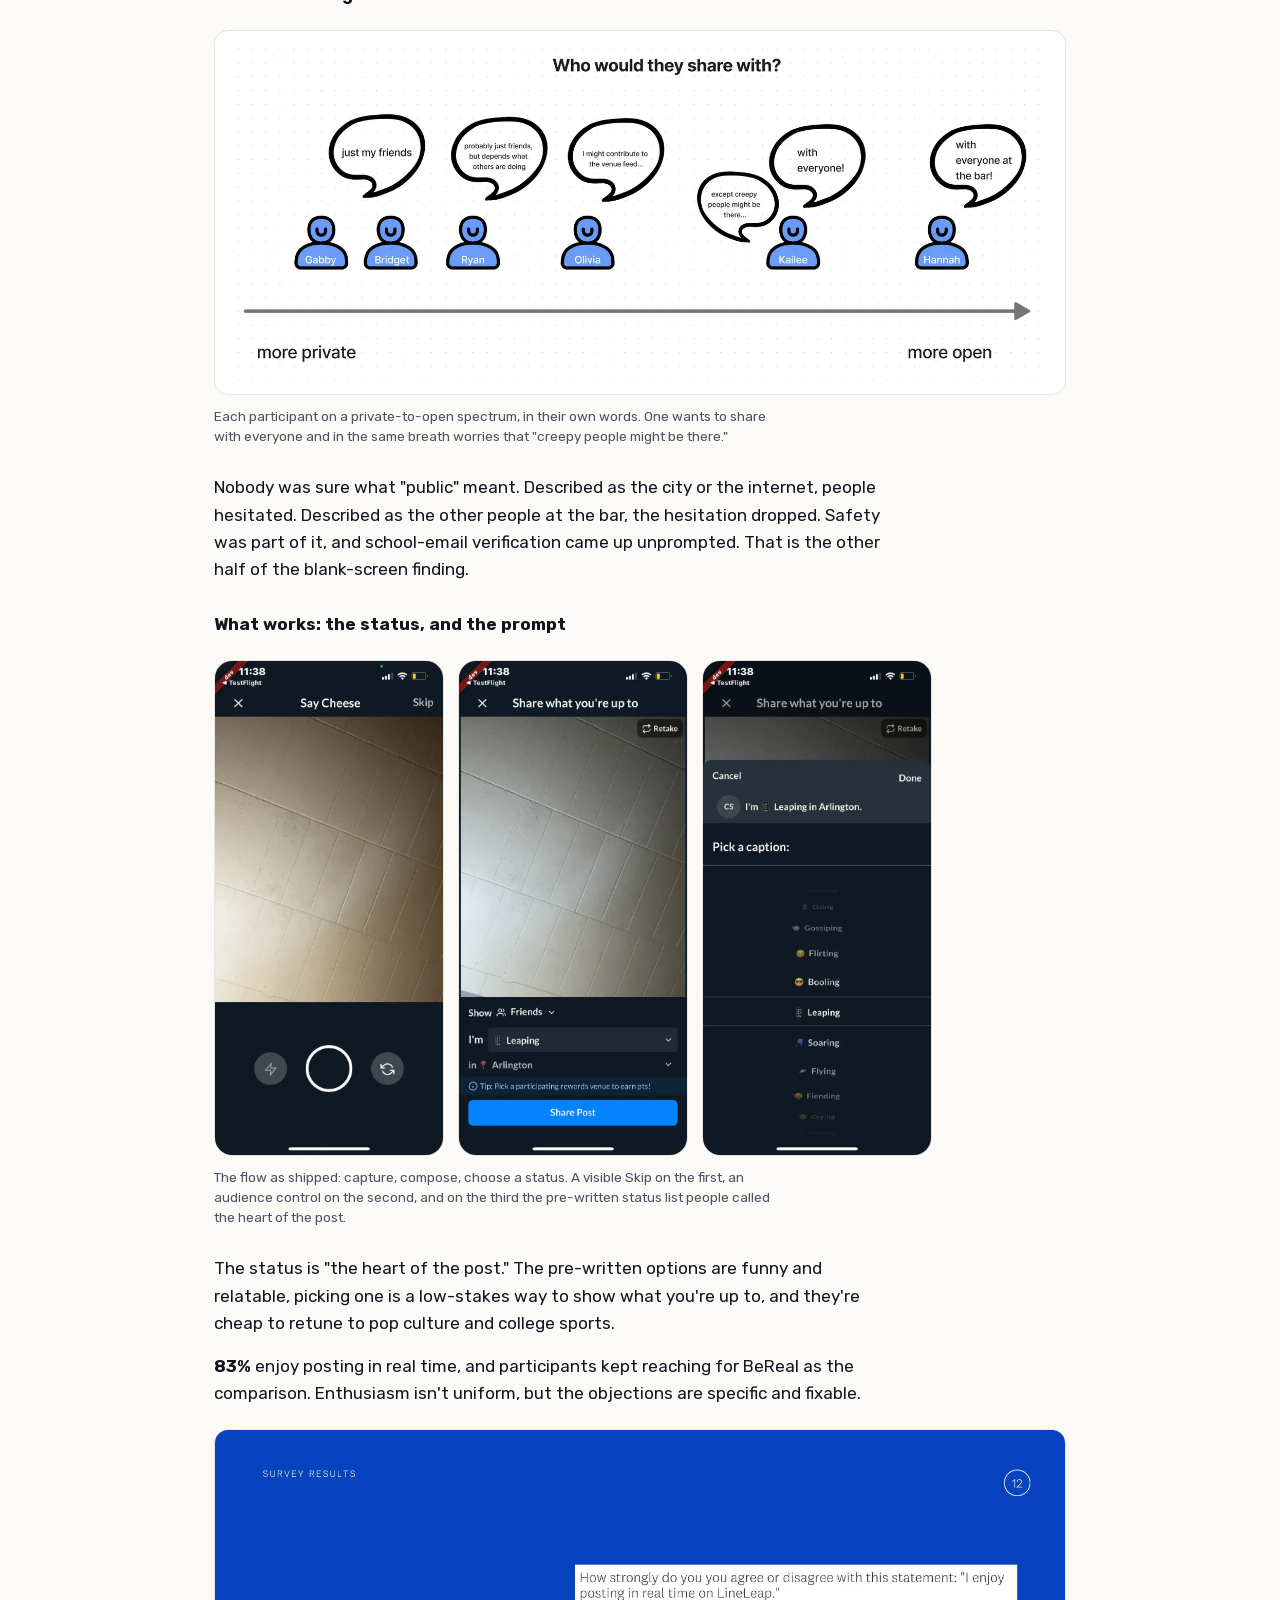
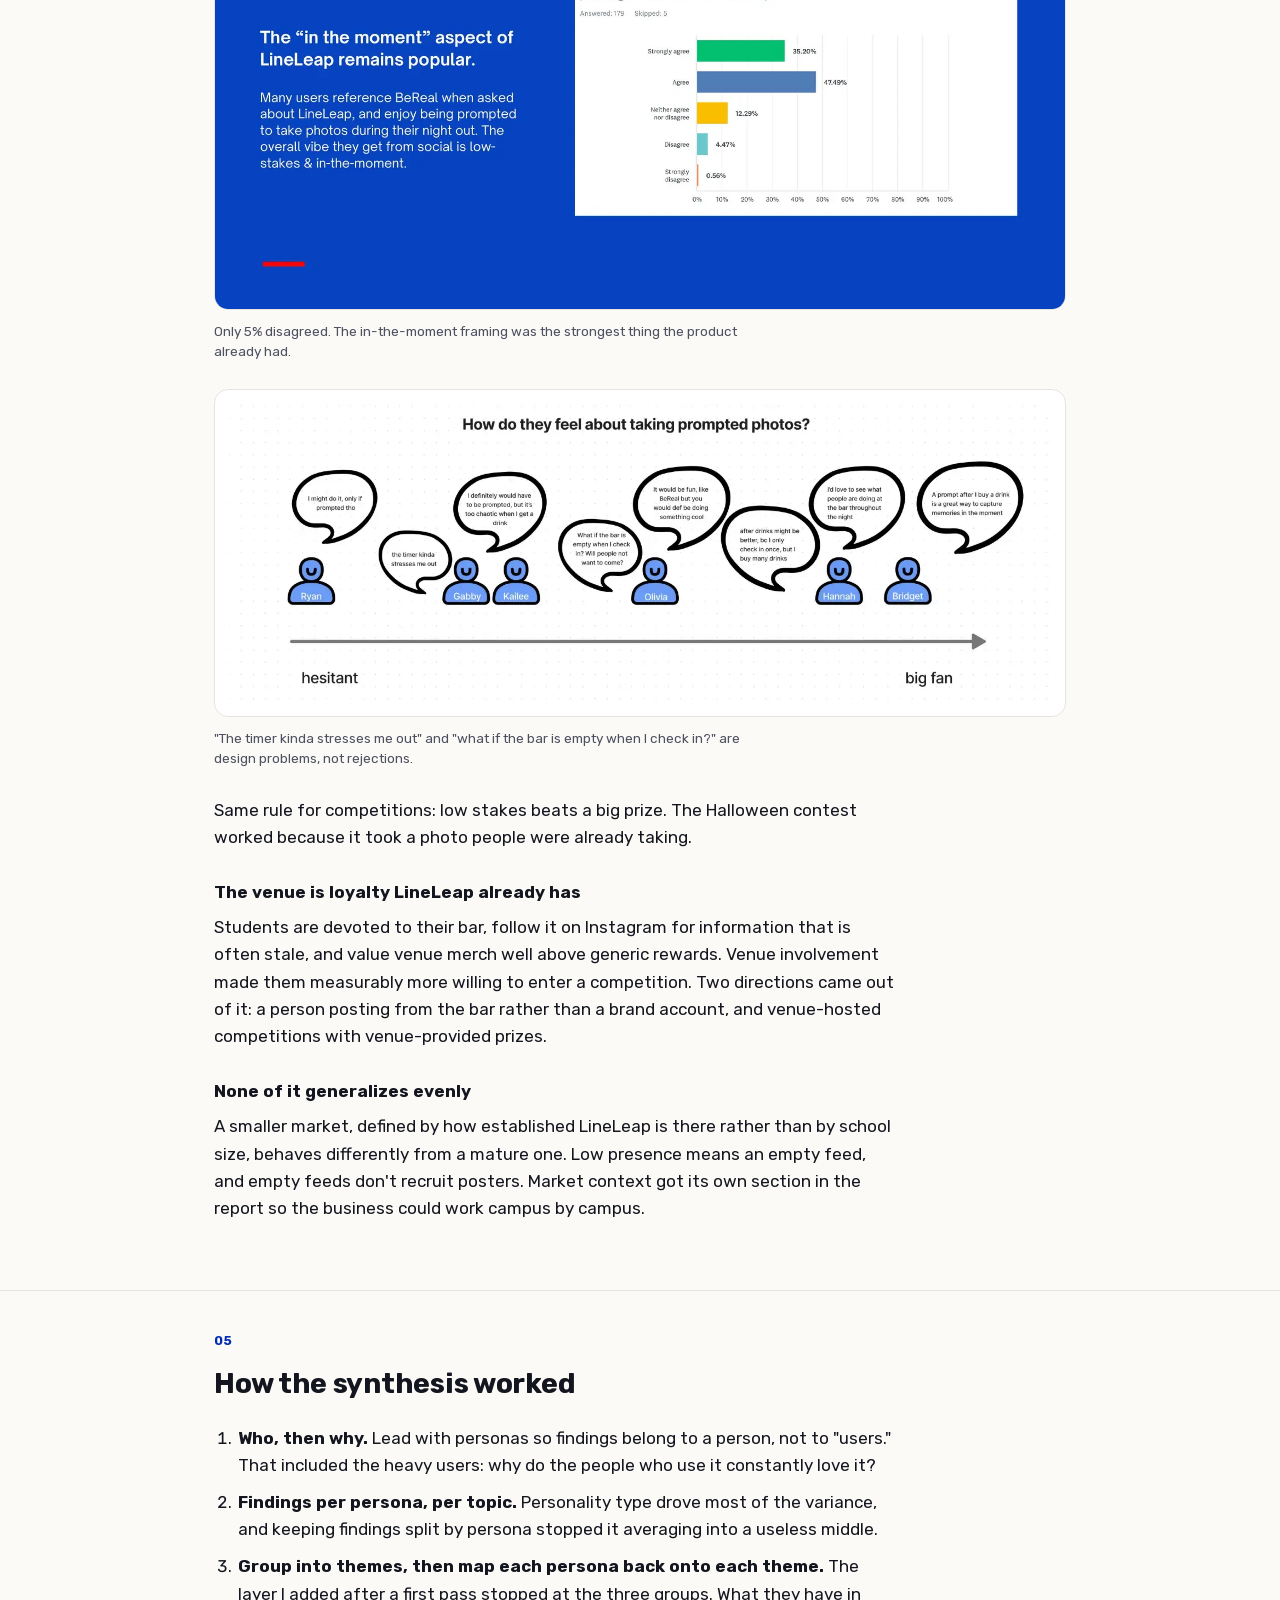
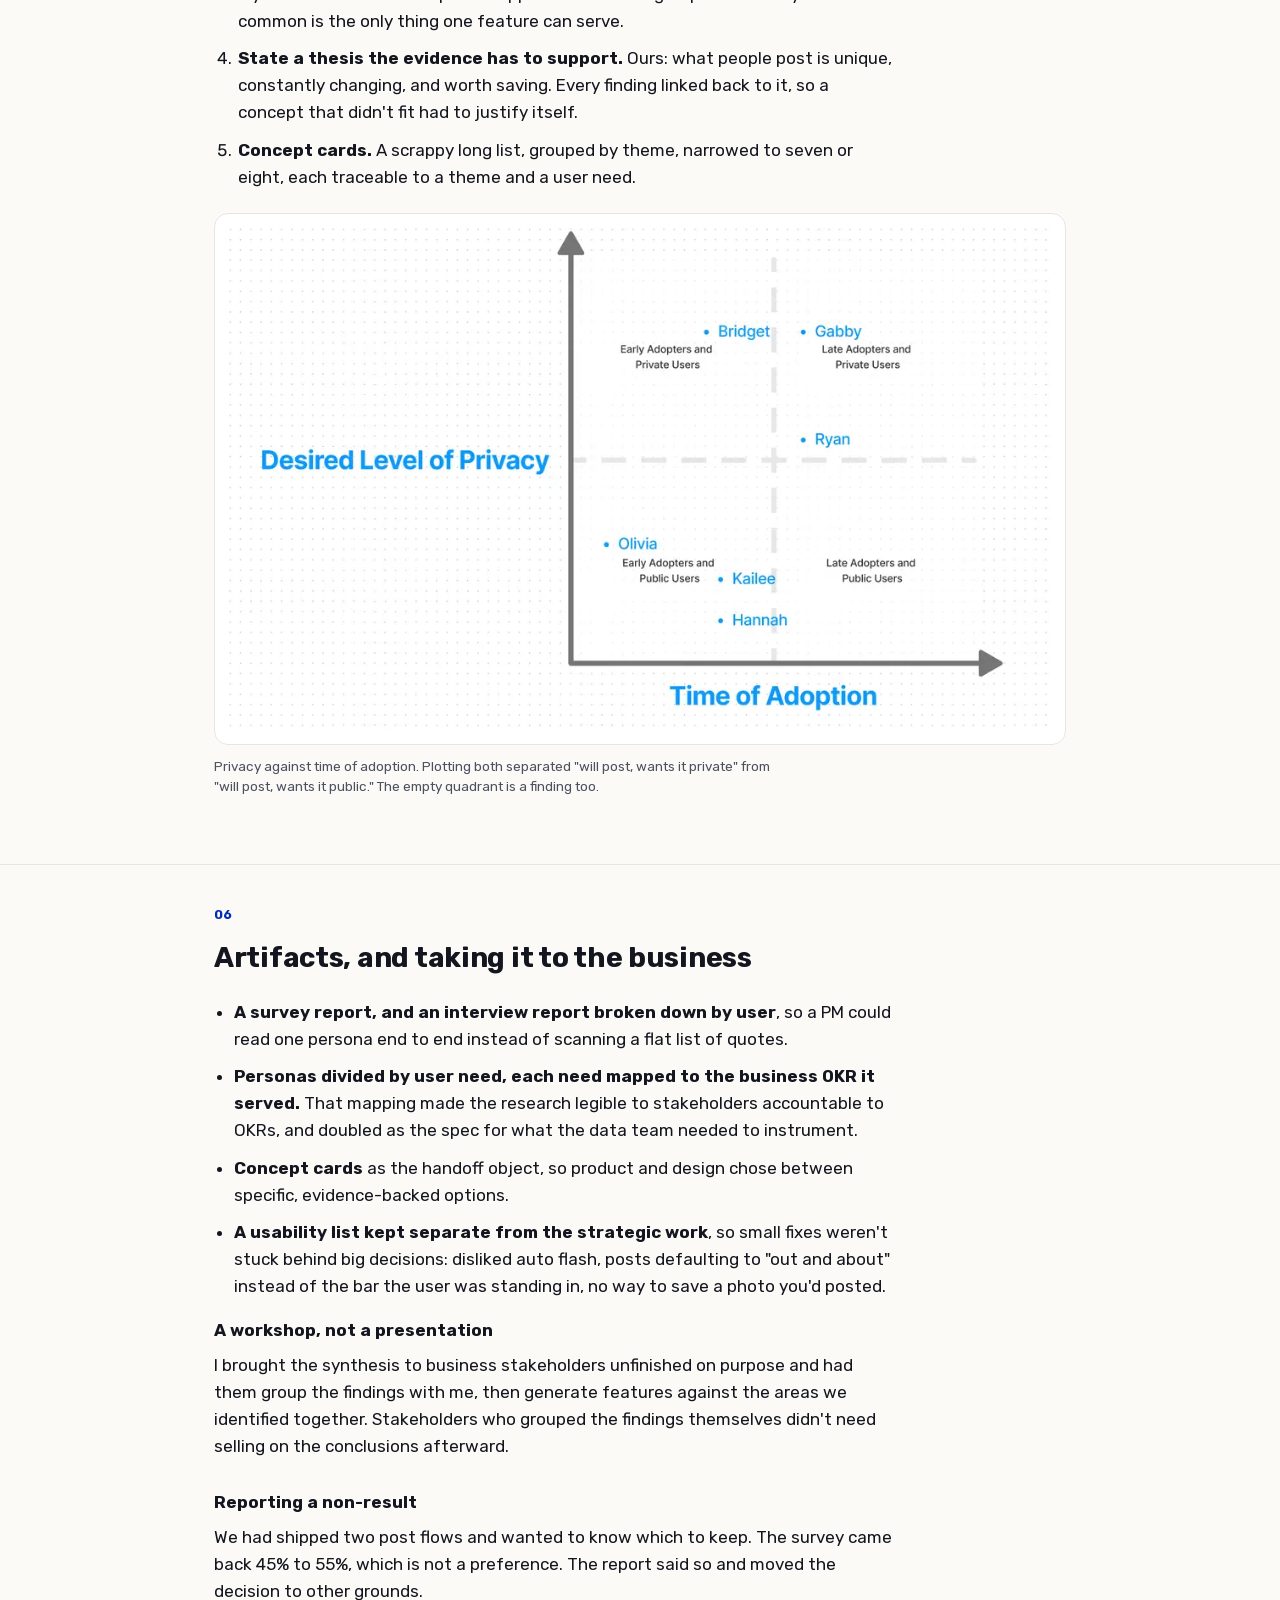
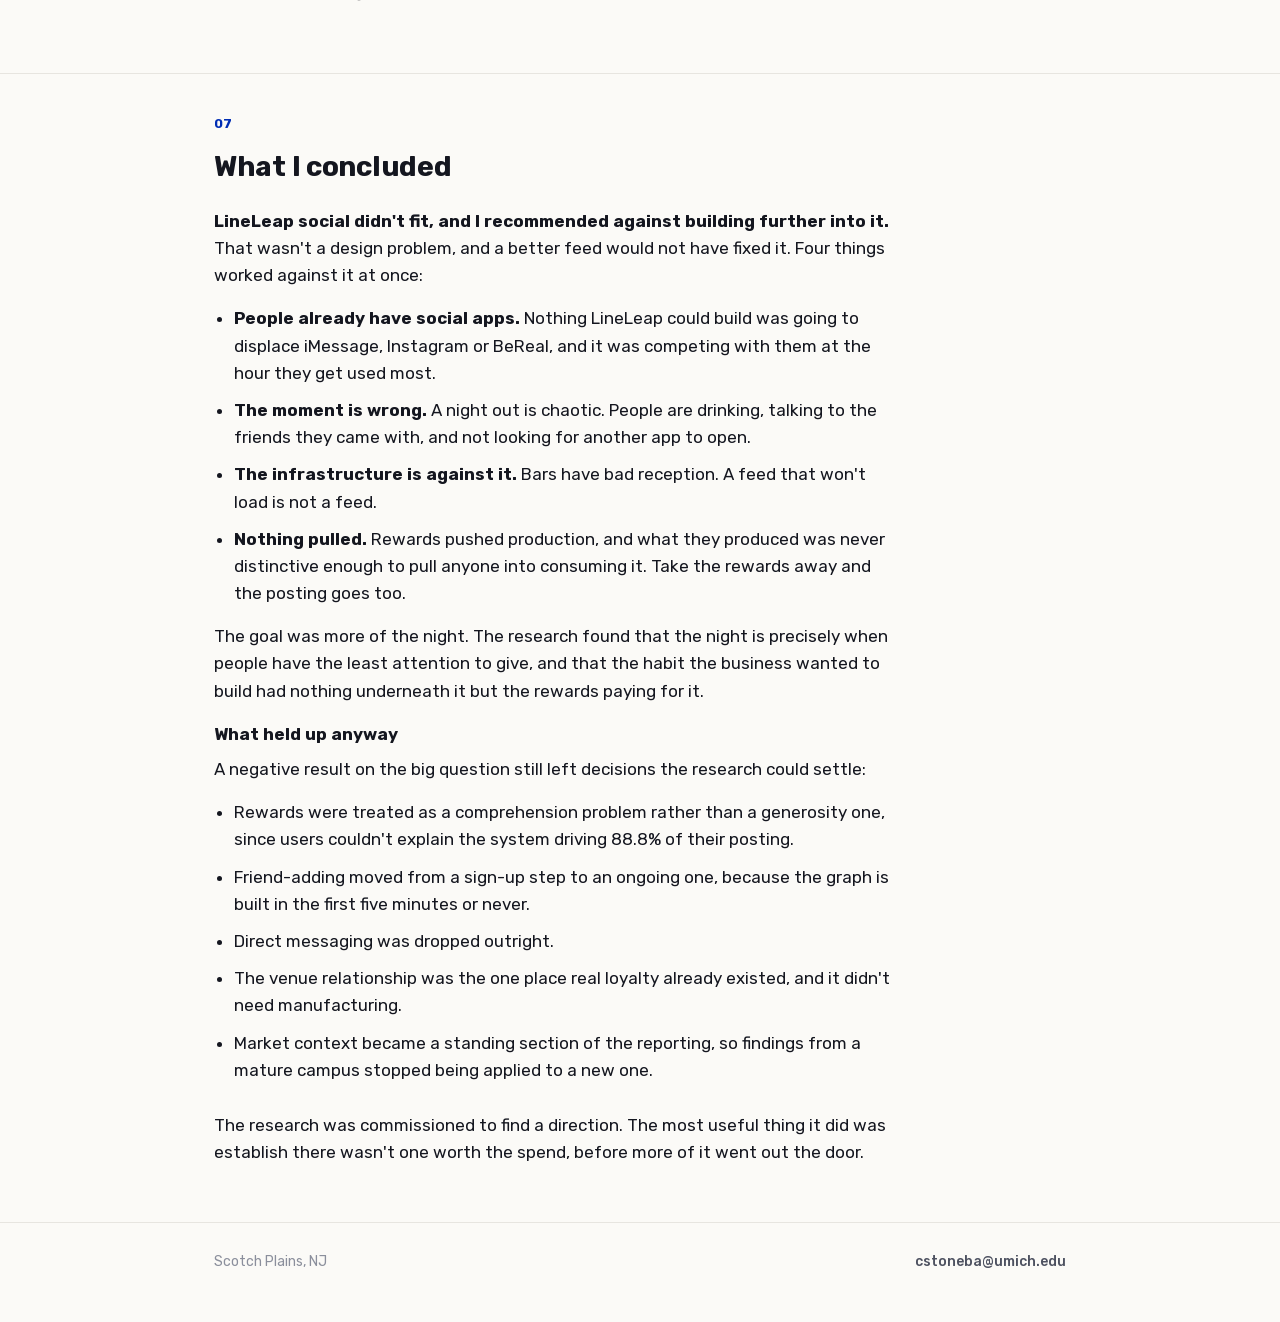
<file: work/lineleap.html>
<!DOCTYPE html>
<html lang="en">
<head>
<meta charset="UTF-8">
<meta name="viewport" content="width=device-width, initial-scale=1.0">
<title>Deciding What to Build in LineLeap Social | Casey Stoneback</title>
<link rel="stylesheet" href="../css/style.css?v=35">
</head>
<body>

<nav class="site-nav">
  <div class="wrap">
    <a class="brand" href="../index.html"><span class="mark">CS</span>Casey Stoneback</a>
    <div class="links">
      <a href="../index.html#work">Work</a>
      <a href="../about.html">About</a>
      <a class="resume" href="../assets/resume/Casey-Stoneback-Resume.pdf" target="_blank" rel="noopener">Resume</a>
    </div>
  </div>
</nav>

<header class="cs-header">
  <div class="wrap">
    <a class="back-link" href="../index.html#work">&larr; All work</a>
    <h1>Deciding What to Build in LineLeap Social</h1>
    <p class="summary">Four rounds of research to find a direction for LineLeap's social feature, and the evidence that there wasn't one worth building.</p>
    <div class="tag-row">
      <span class="tag">User research</span>
      <span class="tag">Synthesis</span>
      <span class="tag">Personas</span>
      <span class="tag">Concept testing</span>
    </div>
    <dl class="cs-meta">
      <div>
        <dt>Company</dt>
        <dd>LineLeap</dd>
      </div>
      <div>
        <dt>Role</dt>
        <dd>UX Researcher</dd>
      </div>
      <div>
        <dt>Timeline</dt>
        <dd>May 2023 &ndash; June 2024</dd>
      </div>
      <div>
        <dt>Partners</dt>
        <dd>Product, design, engineering, data</dd>
      </div>
    </dl>

    <dl class="cs-tldr">
      <div>
        <dt>The brief</dt>
        <dd>Get the app used across the whole night, not just for cover at the start. Specifically: build posting habits that don't depend on paying people to post.</dd>
      </div>
      <div>
        <dt>What I found</dt>
        <dd>Users were producing content and almost nobody was consuming it. Rewards drove 88.8% of posting, and the friends graph barely existed.</dd>
      </div>
      <div>
        <dt>What changed</dt>
        <dd>I recommended against building further into social. People already have social apps, a night out is the worst moment to ask for attention, and bars have bad reception.</dd>
      </div>
    </dl>
  </div>
</header>

<section class="cs-section">
  <div class="wrap">
    <p class="num">01</p>
    <h2>The challenge</h2>
    <p>LineLeap was known for one thing: skipping the line at a bar. People opened it once, at the start of the night, bought cover, and put their phone away. The goal was to extend that into the rest of the evening, so the app was part of the whole night instead of its first ten minutes, and LineLeap's reach grew with it.</p>
    <p>Social features were the proposed route there. The problem statement I started from:</p>
    <div class="cs-quote">
      <p>How can LineLeap increase engagement through social features to attain its business OKRs?</p>
    </div>
    <p>People were already posting, but almost all of it was for the daily rewards. The real question was whether that could become a <strong>natural habit</strong>: would anyone keep posting if we stopped paying them?</p>
  </div>
</section>

<section class="cs-section">
  <div class="wrap">
    <p class="num">02</p>
    <h2>My role</h2>
    <p>UX Researcher. I ran the interview and survey rounds, did the synthesis, built the personas and reports, and ran the workshop that turned findings into feature concepts.</p>
  </div>
</section>

<section class="cs-section">
  <div class="wrap">
    <p class="num">03</p>
    <h2>How I approached it</h2>

    <div class="stat-row">
      <div class="stat">
        <span class="num-big">4</span>
        <span class="label">rounds, pre- and post-launch</span>
      </div>
      <div class="stat">
        <span class="num-big">55</span>
        <span class="label">user interviews</span>
      </div>
      <div class="stat">
        <span class="num-big">400+</span>
        <span class="label">survey responses</span>
      </div>
    </div>
    <p>Totals across all four rounds. The round below was 184 respondents and 7 interviews.</p>

    <div class="cs-block">
      <h3>Segmented by behavior, not self-report</h3>
      <p>Much of the posting volume was blank screens uploaded to claim the daily reward. Surveying "social users" as one group would have averaged that away, so I split the sample by what people had actually posted: blank screens, St. Patrick's Day promo posts, and real photos outside any promo.</p>
      <p>The blank-screen group was entirely reward-driven. All of them posted for the daily reward, five of seven wouldn't post without it, and they were the least comfortable posting publicly. So the blank screens weren't users gaming the system. They were users who wanted the reward and didn't want to be seen.</p>
    </div>

    <div class="cs-block">
      <h3>What this research couldn't tell us</h3>
      <ul>
        <li>We recruited from people who had used the feature and paid them in LineLeap credit, which over-represents the reward motivation the study was measuring.</li>
        <li>Every interview participant this round was a woman.</li>
        <li>Many questions were hypothetical, and people are bad at predicting themselves. Part of why I segmented on behavior.</li>
      </ul>
    </div>
  </div>
</section>

<section class="cs-section">
  <div class="wrap">
    <p class="num">04</p>
    <h2>What we learned</h2>
    <p><strong>Users are producing content. Almost nobody is consuming it.</strong> LineLeap had successfully paid people to post, and had not built a feed anyone went out of their way to read. Users called social the "cherry on top" of the app, not the reason they opened it.</p>

    <div class="cs-block">
      <h3>We ask for attention at the worst moment of the night</h3>
      <p>Going out is chaotic. People are drinking, talking to the friends they came with, often on bad reception, and most only open social while at the bar. Rewards bought production. Consumption competes with the entire night.</p>
      <p>So stop asking users to work harder at a feed: LineLeap can tell someone where their friends are from its own data instead of waiting for those friends to post it.</p>
    </div>

    <div class="cs-block">
      <h3>Rewards drive production, and nobody can explain them</h3>
      <ul>
        <li><strong>88.8%</strong> post for rewards. Fun is second at 63.7%, "my friends do it" third at 44.7%.</li>
        <li>About half couldn't say how they were earning points.</li>
        <li>Half didn't know they auto-earn after redeeming a pass.</li>
        <li>Rewards work per venue, which is most of why they read as unattainable.</li>
      </ul>
      <p>A comprehension problem before a generosity problem, which mattered because the instinct in the room was to add more rewards.</p>
      <figure class="cs-figure">
        <div class="cs-slide">
          <img src="../assets/images/ll-slide-rewards.webp?v=35" alt="Findings deck slide titled Rewards, fun, and friends, with a bar chart of why people post on LineLeap: rewards 88.83%, fun 63.69%, my friends do it 44.69%" width="1600" height="900" loading="lazy">
        </div>
        <figcaption>From the findings deck. Rewards lead by 25 points, but fun and friends are both live, which is what made "not dependent on rewards" a realistic goal rather than a wish.</figcaption>
      </figure>
    </div>

    <div class="cs-block">
      <h3>Consumption breaks at friend-adding</h3>
      <p>Users add friends in the first few minutes after download or never. Contact books don't match who they want to follow. Pending requests go unnoticed.</p>
      <div class="cs-quote">
        <p>"I don't think I have friends. When I check there are people who come up, it's from contacts, it's too random of people for me to want to add them."</p>
      </div>
      <p>So the friends feed is empty and explore is too random. But the obvious fix was the wrong one: only <strong>18%</strong> would stop posting if friends didn't look, and 57% disagreed. Audience size barely matters. Audience identity does.</p>
      <figure class="cs-figure">
        <div class="cs-slide">
          <img src="../assets/images/ll-slide-friends.webp?v=35" alt="Findings deck slide: a user's decision to post is not highly influenced by their friends not looking at the feed, with 40.78% disagreeing and 16.20% strongly disagreeing" width="1600" height="900" loading="lazy">
        </div>
        <figcaption>The slide that stopped us building for the wrong bottleneck. Friends are why people would look, not why they post.</figcaption>
      </figure>
      <div class="cs-quote">
        <p>"I don't have their phone number, but I might still hang out with them at night and want to see their pictures."</p>
      </div>
      <p>Low-stakes discovery already existed and nobody had noticed: tapping a post to see who gave it gems, to "see whose name I recognize," without the commitment of a follow request.</p>
    </div>

    <div class="cs-block">
      <h3>There is no single answer on audience</h3>
      <figure class="cs-figure">
        <div class="cs-artifact">
          <img src="../assets/images/ll-share-spectrum.webp?v=35" alt="A spectrum from more private to more open, with each interviewee placed along it and quoted, from 'just my friends' to 'with everyone at the bar'" width="1600" height="652" loading="lazy">
        </div>
        <figcaption>Each participant on a private-to-open spectrum, in their own words. One wants to share with everyone and in the same breath worries that "creepy people might be there."</figcaption>
      </figure>
      <p>Nobody was sure what "public" meant. Described as the city or the internet, people hesitated. Described as the other people at the bar, the hesitation dropped. Safety was part of it, and school-email verification came up unprompted. That is the other half of the blank-screen finding.</p>
    </div>

    <div class="cs-block">
      <h3>What works: the status, and the prompt</h3>
      <figure class="cs-figure">
        <div class="cs-phones">
          <div class="cs-phone">
            <img src="../assets/images/ll-prompt-screen.webp?v=35" alt="The LineLeap prompted-photo screen, titled Say Cheese, with a camera view, a shutter button and a Skip option in the top right" width="647" height="1400" loading="lazy">
          </div>
          <div class="cs-phone">
            <img src="../assets/images/ll-share-screen.webp?v=35" alt="The LineLeap share screen: the captured photo above a Show Friends audience control, a status reading I'm Leaping, a location, and a Share Post button" width="647" height="1400" loading="lazy">
          </div>
          <div class="cs-phone">
            <img src="../assets/images/ll-status-screen.webp?v=35" alt="The LineLeap status picker, headed Pick a caption, showing a scrollable list of pre-written statuses including Gossiping, Flirting, Booling, Leaping and Soaring" width="647" height="1400" loading="lazy">
          </div>
        </div>
        <figcaption>The flow as shipped: capture, compose, choose a status. A visible Skip on the first, an audience control on the second, and on the third the pre-written status list people called the heart of the post.</figcaption>
      </figure>
      <p>The status is "the heart of the post." The pre-written options are funny and relatable, picking one is a low-stakes way to show what you're up to, and they're cheap to retune to pop culture and college sports.</p>
      <p><strong>83%</strong> enjoy posting in real time, and participants kept reaching for BeReal as the comparison. Enthusiasm isn't uniform, but the objections are specific and fixable.</p>
      <figure class="cs-figure">
        <div class="cs-slide">
          <img src="../assets/images/ll-slide-realtime.webp?v=35" alt="Findings deck slide: the in-the-moment aspect of LineLeap remains popular, with 35.20% strongly agreeing and 47.49% agreeing that they enjoy posting in real time" width="1600" height="900" loading="lazy">
        </div>
        <figcaption>Only 5% disagreed. The in-the-moment framing was the strongest thing the product already had.</figcaption>
      </figure>
      <figure class="cs-figure">
        <div class="cs-artifact">
          <img src="../assets/images/ll-prompt-spectrum.webp?v=35" alt="A spectrum from hesitant to big fan on prompted photos, with each interviewee quoted; concerns include a stressful timer and checking in to an empty bar" width="1500" height="544" loading="lazy">
        </div>
        <figcaption>"The timer kinda stresses me out" and "what if the bar is empty when I check in?" are design problems, not rejections.</figcaption>
      </figure>
      <p>Same rule for competitions: low stakes beats a big prize. The Halloween contest worked because it took a photo people were already taking.</p>
    </div>

    <div class="cs-block">
      <h3>The venue is loyalty LineLeap already has</h3>
      <p>Students are devoted to their bar, follow it on Instagram for information that is often stale, and value venue merch well above generic rewards. Venue involvement made them measurably more willing to enter a competition. Two directions came out of it: a person posting from the bar rather than a brand account, and venue-hosted competitions with venue-provided prizes.</p>
    </div>

    <div class="cs-block">
      <h3>None of it generalizes evenly</h3>
      <p>A smaller market, defined by how established LineLeap is there rather than by school size, behaves differently from a mature one. Low presence means an empty feed, and empty feeds don't recruit posters. Market context got its own section in the report so the business could work campus by campus.</p>
    </div>
  </div>
</section>

<section class="cs-section">
  <div class="wrap">
    <p class="num">05</p>
    <h2>How the synthesis worked</h2>
    <ol>
      <li><strong>Who, then why.</strong> Lead with personas so findings belong to a person, not to "users." That included the heavy users: why do the people who use it constantly love it?</li>
      <li><strong>Findings per persona, per topic.</strong> Personality type drove most of the variance, and keeping findings split by persona stopped it averaging into a useless middle.</li>
      <li><strong>Group into themes, then map each persona back onto each theme.</strong> The layer I added after a first pass stopped at the three groups. What they have in common is the only thing one feature can serve.</li>
      <li><strong>State a thesis the evidence has to support.</strong> Ours: what people post is unique, constantly changing, and worth saving. Every finding linked back to it, so a concept that didn't fit had to justify itself.</li>
      <li><strong>Concept cards.</strong> A scrappy long list, grouped by theme, narrowed to seven or eight, each traceable to a theme and a user need.</li>
    </ol>
    <figure class="cs-figure">
      <div class="cs-artifact">
        <img src="../assets/images/ll-persona-matrix.webp?v=35" alt="A two-by-two chart plotting interviewees by desired level of privacy against time of adoption" width="970" height="592" loading="lazy">
      </div>
      <figcaption>Privacy against time of adoption. Plotting both separated "will post, wants it private" from "will post, wants it public." The empty quadrant is a finding too.</figcaption>
    </figure>
  </div>
</section>

<section class="cs-section">
  <div class="wrap">
    <p class="num">06</p>
    <h2>Artifacts, and taking it to the business</h2>
    <ul>
      <li><strong>A survey report, and an interview report broken down by user</strong>, so a PM could read one persona end to end instead of scanning a flat list of quotes.</li>
      <li><strong>Personas divided by user need, each need mapped to the business OKR it served.</strong> That mapping made the research legible to stakeholders accountable to OKRs, and doubled as the spec for what the data team needed to instrument.</li>
      <li><strong>Concept cards</strong> as the handoff object, so product and design chose between specific, evidence-backed options.</li>
      <li><strong>A usability list kept separate from the strategic work</strong>, so small fixes weren't stuck behind big decisions: disliked auto flash, posts defaulting to "out and about" instead of the bar the user was standing in, no way to save a photo you'd posted.</li>
    </ul>

    <div class="cs-block">
      <h3>A workshop, not a presentation</h3>
      <p>I brought the synthesis to business stakeholders unfinished on purpose and had them group the findings with me, then generate features against the areas we identified together. Stakeholders who grouped the findings themselves didn't need selling on the conclusions afterward.</p>
    </div>

    <div class="cs-block">
      <h3>Reporting a non-result</h3>
      <p>We had shipped two post flows and wanted to know which to keep. The survey came back 45% to 55%, which is not a preference. The report said so and moved the decision to other grounds.</p>
    </div>
  </div>
</section>

<section class="cs-section">
  <div class="wrap">
    <p class="num">07</p>
    <h2>What I concluded</h2>
    <p><strong>LineLeap social didn't fit, and I recommended against building further into it.</strong> That wasn't a design problem, and a better feed would not have fixed it. Four things worked against it at once:</p>
    <ul>
      <li><strong>People already have social apps.</strong> Nothing LineLeap could build was going to displace iMessage, Instagram or BeReal, and it was competing with them at the hour they get used most.</li>
      <li><strong>The moment is wrong.</strong> A night out is chaotic. People are drinking, talking to the friends they came with, and not looking for another app to open.</li>
      <li><strong>The infrastructure is against it.</strong> Bars have bad reception. A feed that won't load is not a feed.</li>
      <li><strong>Nothing pulled.</strong> Rewards pushed production, and what they produced was never distinctive enough to pull anyone into consuming it. Take the rewards away and the posting goes too.</li>
    </ul>
    <p>The goal was more of the night. The research found that the night is precisely when people have the least attention to give, and that the habit the business wanted to build had nothing underneath it but the rewards paying for it.</p>

    <div class="cs-block">
      <h3>What held up anyway</h3>
      <p>A negative result on the big question still left decisions the research could settle:</p>
      <ul>
        <li>Rewards were treated as a comprehension problem rather than a generosity one, since users couldn't explain the system driving 88.8% of their posting.</li>
        <li>Friend-adding moved from a sign-up step to an ongoing one, because the graph is built in the first five minutes or never.</li>
        <li>Direct messaging was dropped outright.</li>
        <li>The venue relationship was the one place real loyalty already existed, and it didn't need manufacturing.</li>
        <li>Market context became a standing section of the reporting, so findings from a mature campus stopped being applied to a new one.</li>
      </ul>
    </div>

    <p>The research was commissioned to find a direction. The most useful thing it did was establish there wasn't one worth the spend, before more of it went out the door.</p>
  </div>
</section>

<footer class="site-footer">
  <div class="wrap">
    <div class="footer-row">
      <span>Scotch Plains, NJ</span>
      <a href="mailto:cstoneba@umich.edu">cstoneba@umich.edu</a>
    </div>
  </div>
</footer>

</body>
</html>
</file>
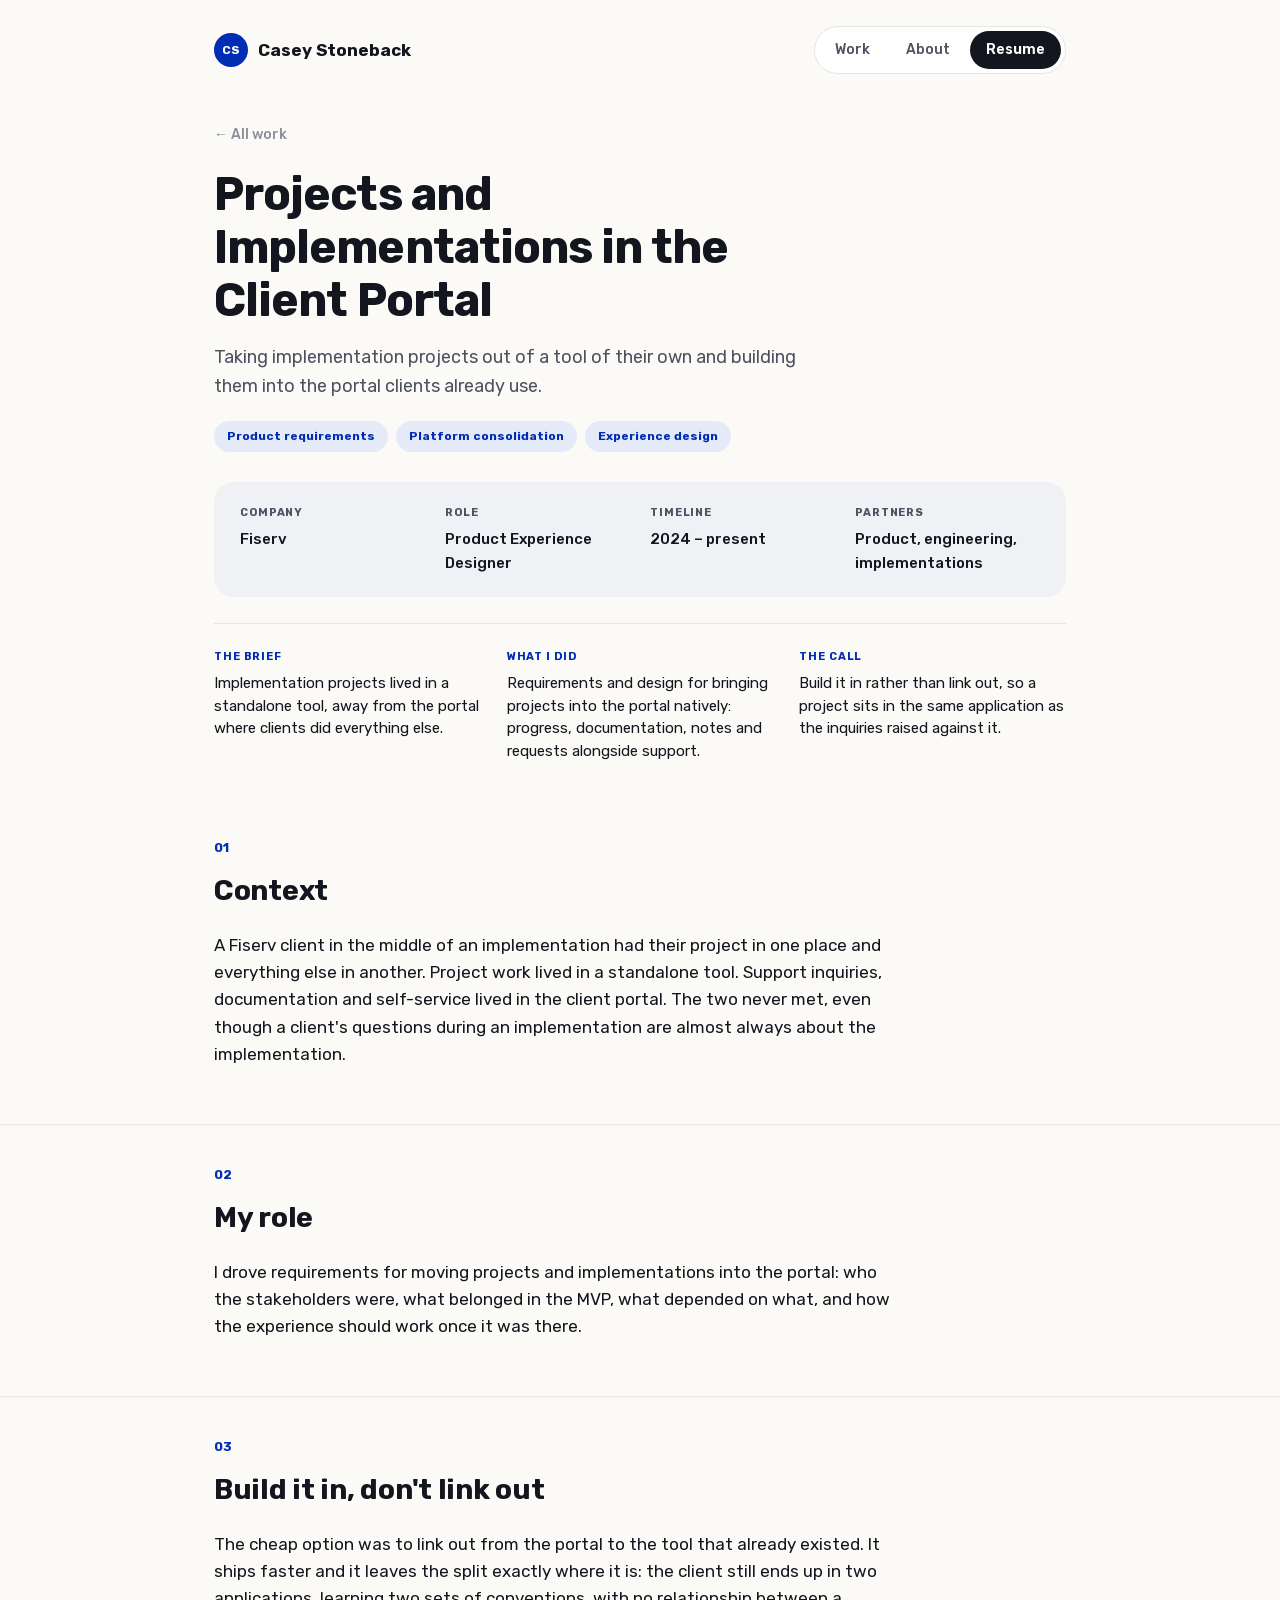
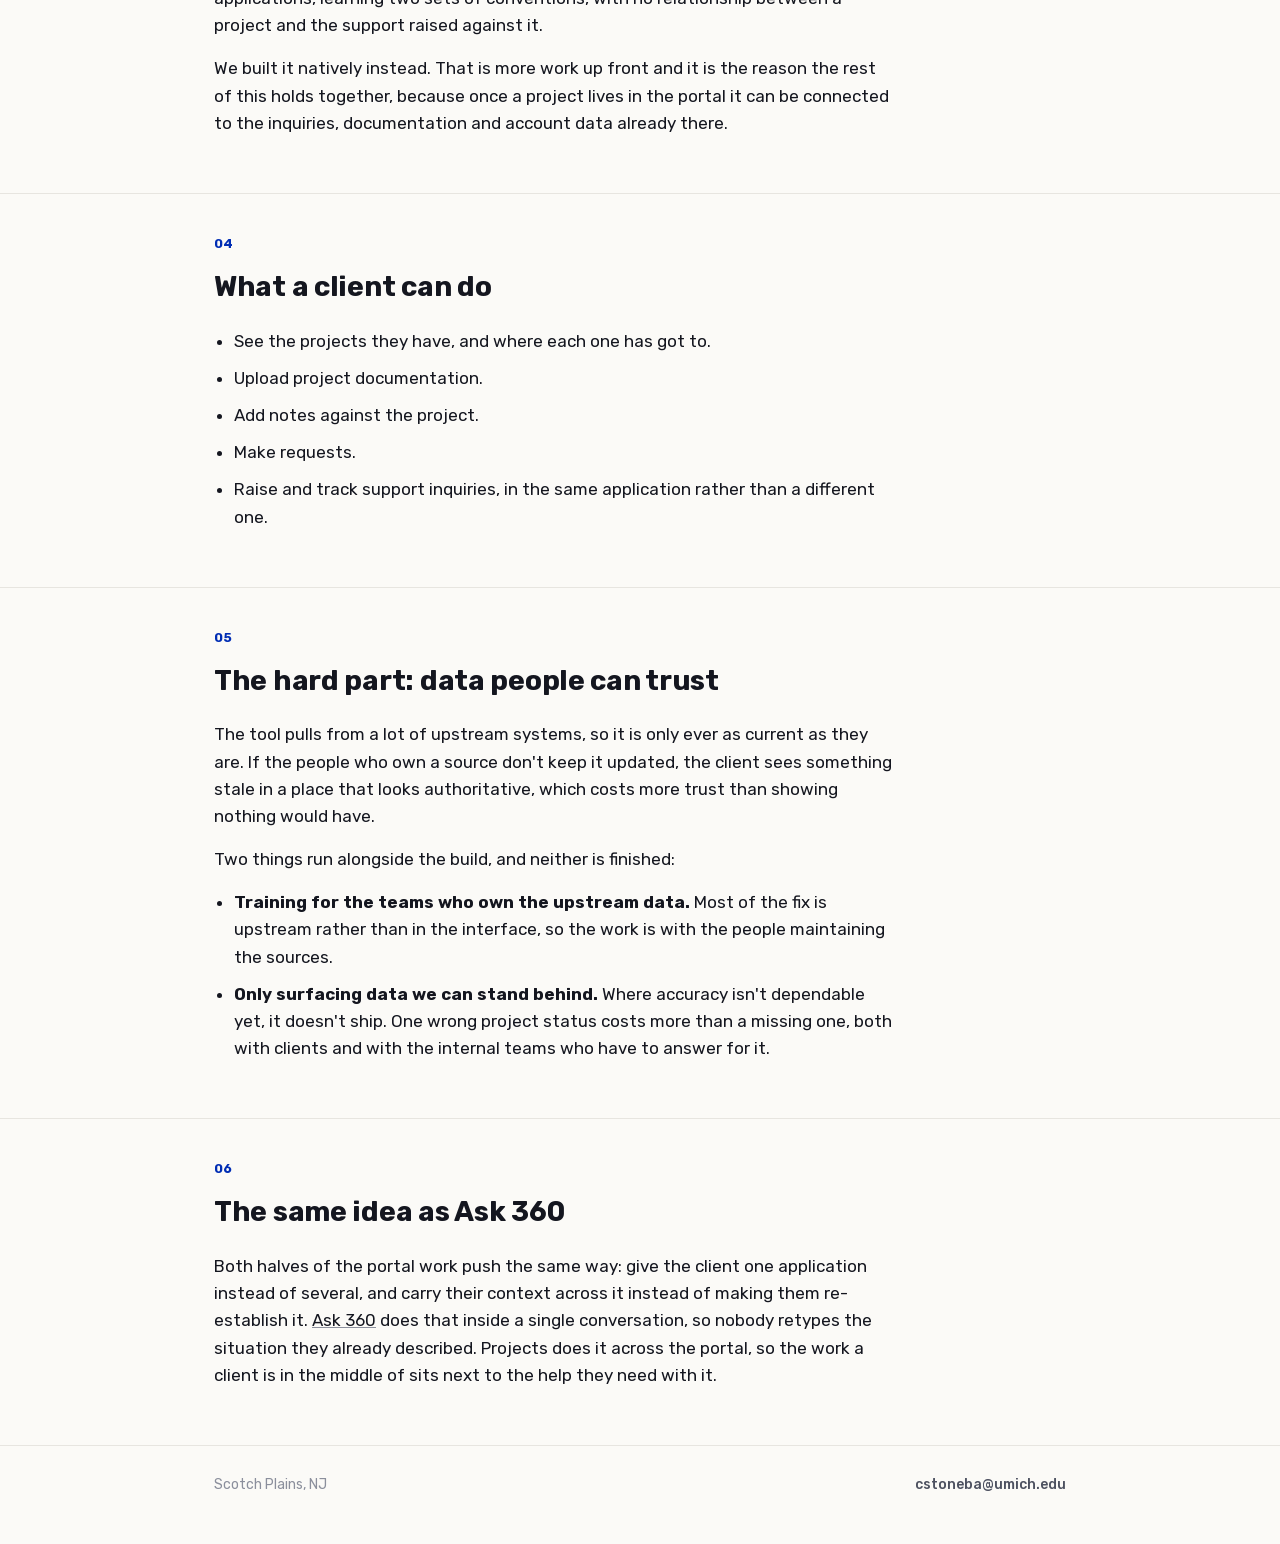
<file: work/projects.html>
<!DOCTYPE html>
<html lang="en">
<head>
<meta charset="UTF-8">
<meta name="viewport" content="width=device-width, initial-scale=1.0">
<title>Projects and Implementations in the Client Portal | Casey Stoneback</title>
<link rel="stylesheet" href="../css/style.css?v=35">
</head>
<body>

<nav class="site-nav">
  <div class="wrap">
    <a class="brand" href="../index.html"><span class="mark">CS</span>Casey Stoneback</a>
    <div class="links">
      <a href="../index.html#work">Work</a>
      <a href="../about.html">About</a>
      <a class="resume" href="../assets/resume/Casey-Stoneback-Resume.pdf" target="_blank" rel="noopener">Resume</a>
    </div>
  </div>
</nav>

<header class="cs-header">
  <div class="wrap">
    <a class="back-link" href="../index.html#work">&larr; All work</a>
    <h1>Projects and Implementations in the Client Portal</h1>
    <p class="summary">Taking implementation projects out of a tool of their own and building them into the portal clients already use.</p>
    <div class="tag-row">
      <span class="tag">Product requirements</span>
      <span class="tag">Platform consolidation</span>
      <span class="tag">Experience design</span>
    </div>
    <dl class="cs-meta">
      <div>
        <dt>Company</dt>
        <dd>Fiserv</dd>
      </div>
      <div>
        <dt>Role</dt>
        <dd>Product Experience Designer</dd>
      </div>
      <div>
        <dt>Timeline</dt>
        <dd>2024 &ndash; present</dd>
      </div>
      <div>
        <dt>Partners</dt>
        <dd>Product, engineering, implementations</dd>
      </div>
    </dl>

    <dl class="cs-tldr">
      <div>
        <dt>The brief</dt>
        <dd>Implementation projects lived in a standalone tool, away from the portal where clients did everything else.</dd>
      </div>
      <div>
        <dt>What I did</dt>
        <dd>Requirements and design for bringing projects into the portal natively: progress, documentation, notes and requests alongside support.</dd>
      </div>
      <div>
        <dt>The call</dt>
        <dd>Build it in rather than link out, so a project sits in the same application as the inquiries raised against it.</dd>
      </div>
    </dl>
  </div>
</header>

<section class="cs-section">
  <div class="wrap">
    <p class="num">01</p>
    <h2>Context</h2>
    <p>A Fiserv client in the middle of an implementation had their project in one place and everything else in another. Project work lived in a standalone tool. Support inquiries, documentation and self-service lived in the client portal. The two never met, even though a client's questions during an implementation are almost always about the implementation.</p>
  </div>
</section>

<section class="cs-section">
  <div class="wrap">
    <p class="num">02</p>
    <h2>My role</h2>
    <p>I drove requirements for moving projects and implementations into the portal: who the stakeholders were, what belonged in the MVP, what depended on what, and how the experience should work once it was there.</p>
  </div>
</section>

<section class="cs-section">
  <div class="wrap">
    <p class="num">03</p>
    <h2>Build it in, don't link out</h2>
    <p>The cheap option was to link out from the portal to the tool that already existed. It ships faster and it leaves the split exactly where it is: the client still ends up in two applications, learning two sets of conventions, with no relationship between a project and the support raised against it.</p>
    <p>We built it natively instead. That is more work up front and it is the reason the rest of this holds together, because once a project lives in the portal it can be connected to the inquiries, documentation and account data already there.</p>
  </div>
</section>

<section class="cs-section">
  <div class="wrap">
    <p class="num">04</p>
    <h2>What a client can do</h2>
    <ul>
      <li>See the projects they have, and where each one has got to.</li>
      <li>Upload project documentation.</li>
      <li>Add notes against the project.</li>
      <li>Make requests.</li>
      <li>Raise and track support inquiries, in the same application rather than a different one.</li>
    </ul>
  </div>
</section>

<section class="cs-section">
  <div class="wrap">
    <p class="num">05</p>
    <h2>The hard part: data people can trust</h2>
    <p>The tool pulls from a lot of upstream systems, so it is only ever as current as they are. If the people who own a source don't keep it updated, the client sees something stale in a place that looks authoritative, which costs more trust than showing nothing would have.</p>
    <p>Two things run alongside the build, and neither is finished:</p>
    <ul>
      <li><strong>Training for the teams who own the upstream data.</strong> Most of the fix is upstream rather than in the interface, so the work is with the people maintaining the sources.</li>
      <li><strong>Only surfacing data we can stand behind.</strong> Where accuracy isn't dependable yet, it doesn't ship. One wrong project status costs more than a missing one, both with clients and with the internal teams who have to answer for it.</li>
    </ul>
  </div>
</section>

<section class="cs-section">
  <div class="wrap">
    <p class="num">06</p>
    <h2>The same idea as Ask 360</h2>
    <p>Both halves of the portal work push the same way: give the client one application instead of several, and carry their context across it instead of making them re-establish it. <a href="ask360.html">Ask 360</a> does that inside a single conversation, so nobody retypes the situation they already described. Projects does it across the portal, so the work a client is in the middle of sits next to the help they need with it.</p>
  </div>
</section>

<footer class="site-footer">
  <div class="wrap">
    <div class="footer-row">
      <span>Scotch Plains, NJ</span>
      <a href="mailto:cstoneba@umich.edu">cstoneba@umich.edu</a>
    </div>
  </div>
</footer>

</body>
</html>
</file>
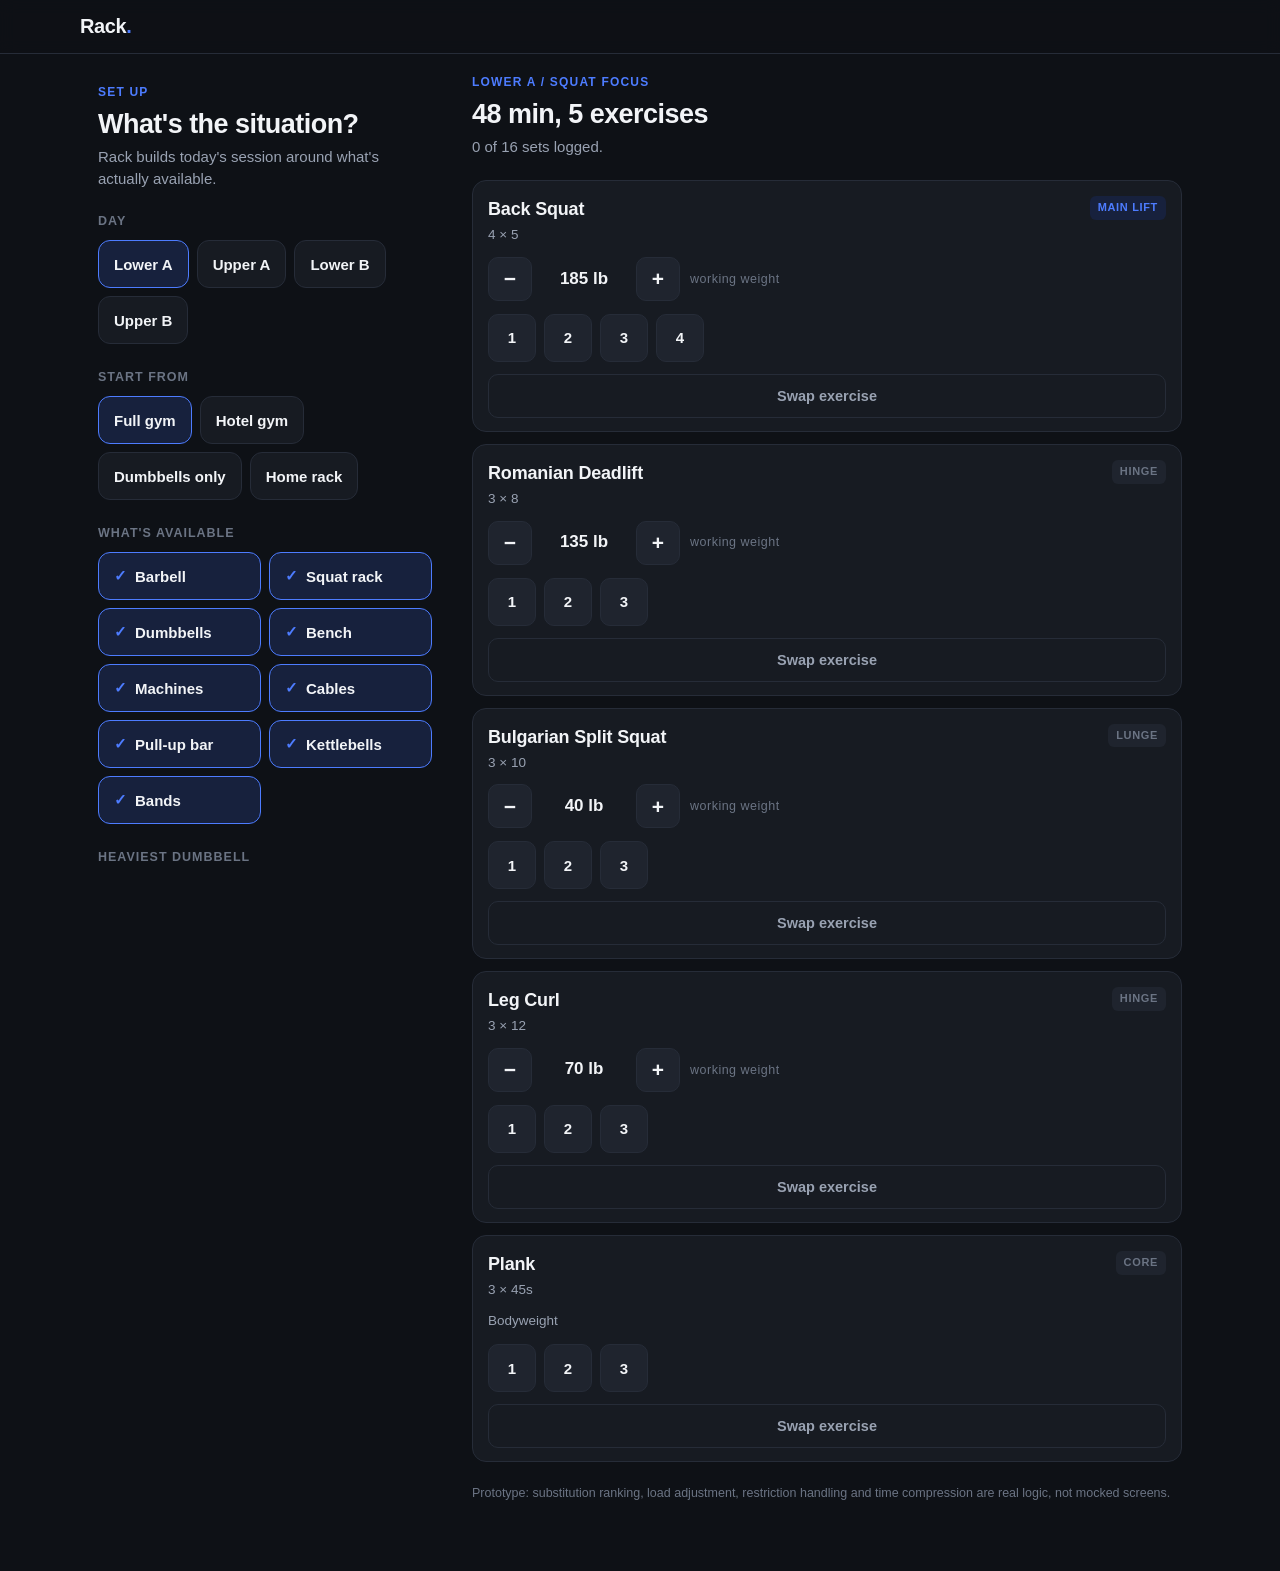
<file: work/prototypes/rack.html>
<!DOCTYPE html>
<html lang="en">
<head>
<meta charset="UTF-8">
<meta name="viewport" content="width=device-width, initial-scale=1.0, viewport-fit=cover">
<meta name="theme-color" content="#0e1116">
<title>Rack</title>
<style>
  /* No webfonts on purpose: the prototype has to work in a basement gym
     with no signal (REQ-B7). */
  :root {
    --bg: #0e1116;
    --surface: #171b22;
    --surface-2: #1f242e;
    --ink: #f2f4f7;
    --muted: #99a2b2;
    --faint: #6b7484;
    --line: #262c38;
    --accent: #4d7cff;
    --accent-ink: #ffffff;
    --accent-soft: #17213d;
    --amber: #f5a524;
    --amber-soft: #2a2213;
    --alert: #ff6b6b;
    --alert-soft: #2d1618;
    --tap: 48px;
    --font: -apple-system, BlinkMacSystemFont, "Segoe UI", Roboto, Helvetica, Arial, sans-serif;
  }

  * { box-sizing: border-box; -webkit-tap-highlight-color: transparent; }

  body {
    margin: 0;
    background: var(--bg);
    color: var(--ink);
    font-family: var(--font);
    font-size: 17px;
    line-height: 1.45;
    -webkit-font-smoothing: antialiased;
    overscroll-behavior-y: contain;
  }

  button { font-family: inherit; font-size: inherit; color: inherit; cursor: pointer; }

  /* Header */
  .topbar {
    position: sticky;
    top: 0;
    z-index: 20;
    background: rgba(14, 17, 22, 0.93);
    backdrop-filter: blur(8px);
    border-bottom: 1px solid var(--line);
    padding: calc(12px + env(safe-area-inset-top)) 18px 12px;
  }

  .topbar-inner {
    max-width: 1120px;
    margin: 0 auto;
    display: flex;
    align-items: center;
    justify-content: space-between;
    gap: 12px;
  }

  .wordmark { font-size: 20px; font-weight: 800; letter-spacing: -0.02em; }
  .wordmark span { color: var(--accent); }

  .context-chip {
    background: var(--surface-2);
    border: 1px solid var(--line);
    border-radius: 999px;
    padding: 7px 13px;
    font-size: 13px;
    color: var(--muted);
    min-height: 36px;
    display: flex;
    align-items: center;
    gap: 7px;
  }

  /* Shell: one column on phones, two panes on desktop */
  .shell {
    max-width: 1120px;
    margin: 0 auto;
    padding: 20px 18px calc(104px + env(safe-area-inset-bottom));
  }

  .pane-setup, .pane-session { min-width: 0; }

  body[data-view="setup"] .pane-session,
  body[data-view="session"] .pane-setup { display: none; }

  .desktop-only { display: none; }

  @media (min-width: 980px) {
    .shell {
      display: grid;
      grid-template-columns: 340px 1fr;
      gap: 34px;
      align-items: start;
      padding-bottom: 60px;
    }
    body[data-view="setup"] .pane-session,
    body[data-view="session"] .pane-setup { display: block; }
    .pane-setup {
      position: sticky;
      top: 84px;
      max-height: calc(100vh - 110px);
      overflow-y: auto;
      padding-right: 6px;
    }
    .bottom { display: none; }
    .desktop-only { display: block; }
    .context-chip { display: none; }
  }

  .step-label {
    font-size: 12px; font-weight: 700; letter-spacing: 0.1em;
    text-transform: uppercase; color: var(--accent); margin: 0 0 8px;
  }

  h1 { font-size: 27px; font-weight: 800; letter-spacing: -0.02em; line-height: 1.15; margin: 0 0 6px; }
  .sub { color: var(--muted); font-size: 15px; margin: 0 0 22px; }

  h2 {
    font-size: 12.5px; font-weight: 700; letter-spacing: 0.08em;
    text-transform: uppercase; color: var(--faint); margin: 24px 0 10px;
  }

  h2:first-of-type { margin-top: 4px; }

  /* Chips */
  .chip-row { display: flex; flex-wrap: wrap; gap: 8px; }

  .chip {
    min-height: var(--tap);
    padding: 11px 15px;
    border-radius: 12px;
    border: 1.5px solid var(--line);
    background: var(--surface);
    color: var(--ink);
    font-size: 15px;
    font-weight: 600;
    display: inline-flex;
    align-items: center;
    gap: 8px;
    transition: border-color .12s, background .12s;
  }

  .chip[aria-pressed="true"], .chip.on { border-color: var(--accent); background: var(--accent-soft); }
  .chip .tick { color: var(--accent); font-weight: 800; }
  .chip[aria-pressed="false"] .tick { visibility: hidden; }

  .chip.warn[aria-pressed="true"] { border-color: var(--alert); background: var(--alert-soft); }
  .chip.warn[aria-pressed="true"] .tick { color: var(--alert); }

  .grid-2 { display: grid; grid-template-columns: 1fr 1fr; gap: 8px; }
  .grid-2 .chip { justify-content: flex-start; }

  /* Stepper */
  .stepper {
    display: flex; align-items: center; gap: 12px;
    background: var(--surface);
    border: 1.5px solid var(--line);
    border-radius: 12px;
    padding: 9px 11px;
  }

  .stepper button {
    width: var(--tap); height: var(--tap);
    border-radius: 10px; border: none;
    background: var(--surface-2);
    font-size: 24px; font-weight: 700; line-height: 1;
  }

  .stepper button:active { background: var(--accent); color: var(--accent-ink); }

  .stepper .val {
    flex: 1; text-align: center; font-size: 20px; font-weight: 800;
    font-variant-numeric: tabular-nums;
  }

  .stepper .val small { display: block; font-size: 11.5px; font-weight: 500; color: var(--faint); letter-spacing: .05em; }

  /* Banners */
  .banner {
    border-radius: 12px; padding: 13px 15px;
    font-size: 14.5px; line-height: 1.5; margin-bottom: 12px;
  }

  .banner.time { background: var(--amber-soft); border: 1px solid rgba(245,165,36,.35); color: #f6d9a4; }
  .banner.time b { color: var(--amber); }
  .banner.safety { background: var(--alert-soft); border: 1px solid rgba(255,107,107,.4); color: #ffc9c9; }
  .banner.safety b { color: var(--alert); }
  .banner .disclaim { display: block; margin-top: 6px; color: var(--muted); font-size: 13px; }

  /* Exercise cards */
  .ex {
    background: var(--surface);
    border: 1px solid var(--line);
    border-radius: 14px;
    padding: 15px 15px 13px;
    margin-bottom: 12px;
  }

  .ex.done { opacity: .55; }

  .ex-top { display: flex; justify-content: space-between; gap: 12px; align-items: flex-start; }
  .ex-name { font-size: 18px; font-weight: 700; letter-spacing: -0.01em; margin: 0; }
  .ex-meta { font-size: 13.5px; color: var(--muted); margin: 3px 0 0; font-variant-numeric: tabular-nums; }

  .pill {
    font-size: 11px; font-weight: 700; letter-spacing: .06em; text-transform: uppercase;
    padding: 4px 8px; border-radius: 6px;
    background: var(--surface-2); color: var(--faint); white-space: nowrap;
  }

  .pill.main { background: var(--accent-soft); color: var(--accent); }

  .weight-row {
    display: flex; align-items: center; gap: 10px;
    margin-top: 12px;
  }

  .weight-row .wbtn {
    width: 44px; height: 44px; flex: 0 0 44px;
    border-radius: 10px; border: 1.5px solid var(--line);
    background: var(--surface-2);
    font-size: 21px; font-weight: 700; line-height: 1;
  }

  .weight-row .wbtn:active { background: var(--accent); border-color: var(--accent); color: var(--accent-ink); }

  .weight-val {
    font-size: 17px; font-weight: 700; font-variant-numeric: tabular-nums;
    min-width: 84px; text-align: center;
  }

  .weight-label { font-size: 12.5px; color: var(--faint); letter-spacing: .04em; }

  .note {
    margin: 10px 0 0; font-size: 13.5px; line-height: 1.5;
    border-radius: 8px; padding: 9px 11px;
    color: var(--amber); background: var(--amber-soft);
  }

  .note.swapped { color: #a9c2ff; background: var(--accent-soft); }

  .sets { display: flex; gap: 8px; margin: 13px 0 0; flex-wrap: wrap; }

  .set {
    width: var(--tap); height: var(--tap);
    border-radius: 10px; border: 1.5px solid var(--line);
    background: var(--surface-2);
    font-size: 15px; font-weight: 700; font-variant-numeric: tabular-nums;
  }

  .set[aria-pressed="true"] { background: var(--accent); border-color: var(--accent); color: var(--accent-ink); }

  .ex-actions { display: flex; gap: 8px; margin-top: 12px; }

  .btn-ghost {
    flex: 1; min-height: 44px;
    border-radius: 10px; border: 1.5px solid var(--line);
    background: transparent; color: var(--muted);
    font-size: 14.5px; font-weight: 600;
  }

  .btn-ghost:active, .btn-ghost:hover { border-color: var(--accent); color: var(--ink); }

  /* Bottom action (phones) */
  .bottom {
    position: fixed; left: 0; right: 0; bottom: 0; z-index: 30;
    padding: 12px 18px calc(12px + env(safe-area-inset-bottom));
    background: linear-gradient(to top, var(--bg) 62%, rgba(14,17,22,0));
  }

  .bottom-inner { max-width: 560px; margin: 0 auto; }

  .btn-primary {
    width: 100%; min-height: 56px;
    border-radius: 14px; border: none;
    background: var(--accent); color: var(--accent-ink);
    font-size: 17px; font-weight: 700; letter-spacing: -0.01em;
  }

  .btn-primary:active { transform: translateY(1px); }
  .btn-primary.inline { min-height: 50px; margin-top: 22px; }

  /* Swap sheet */
  .scrim { position: fixed; inset: 0; background: rgba(0,0,0,.62); z-index: 40; }

  .sheet {
    position: fixed; left: 0; right: 0; bottom: 0; z-index: 50;
    background: var(--surface);
    border-radius: 20px 20px 0 0;
    border-top: 1px solid var(--line);
    max-height: 86vh; overflow-y: auto;
    padding: 8px 18px calc(24px + env(safe-area-inset-bottom));
    animation: rise .22s ease-out;
  }

  @media (min-width: 980px) {
    .sheet {
      left: 50%; bottom: auto; top: 50%;
      transform: translate(-50%, -50%);
      width: min(520px, 92vw);
      border-radius: 18px;
      border: 1px solid var(--line);
      max-height: 82vh;
      animation: pop .18s ease-out;
    }
    .sheet .handle { display: none; }
  }

  @keyframes rise { from { transform: translateY(24px); opacity: .4; } to { transform: none; opacity: 1; } }
  @keyframes pop { from { transform: translate(-50%, -48%); opacity: .5; } to { transform: translate(-50%, -50%); opacity: 1; } }
  @media (prefers-reduced-motion: reduce) { .sheet { animation: none; } }

  .handle { width: 40px; height: 4px; background: var(--line); border-radius: 2px; margin: 6px auto 16px; }

  .sheet h3 { font-size: 20px; font-weight: 800; margin: 0 0 4px; letter-spacing: -0.01em; }
  .sheet-sub { color: var(--muted); font-size: 14.5px; margin: 0 0 18px; }

  .opt {
    width: 100%; text-align: left;
    background: var(--surface-2);
    border: 1.5px solid var(--line);
    border-radius: 13px;
    padding: 14px 15px; margin-bottom: 10px;
    min-height: var(--tap);
  }

  .opt:active, .opt:hover { border-color: var(--accent); }

  .opt-top { display: flex; justify-content: space-between; align-items: center; gap: 10px; }
  .opt-name { font-size: 16.5px; font-weight: 700; }

  .match {
    font-size: 10.5px; font-weight: 800; letter-spacing: .07em; text-transform: uppercase;
    padding: 4px 8px; border-radius: 5px; white-space: nowrap;
  }

  .match.close { background: var(--accent-soft); color: var(--accent); }
  .match.diff { background: var(--amber-soft); color: var(--amber); }

  .opt-trade { font-size: 14px; color: var(--muted); margin: 7px 0 0; line-height: 1.5; }
  .opt-equip { font-size: 12.5px; color: var(--faint); margin: 6px 0 0; }

  .opt.danger { border-style: dashed; }
  .opt.danger .opt-name { color: var(--alert); }

  .empty { color: var(--muted); font-size: 15px; padding: 8px 0 18px; line-height: 1.55; }

  .done-card {
    background: var(--surface); border: 1px solid var(--line);
    border-radius: 14px; padding: 20px; text-align: center;
  }

  .done-card .big { font-size: 40px; font-weight: 800; letter-spacing: -0.02em; font-variant-numeric: tabular-nums; }
  .done-card p { color: var(--muted); font-size: 14.5px; margin: 6px 0 0; }

  .foot-note { color: var(--faint); font-size: 12.5px; line-height: 1.55; margin: 22px 0 8px; }

  button:focus-visible, .opt:focus-visible { outline: 3px solid var(--accent); outline-offset: 2px; }
</style>
</head>
<body data-view="setup">

<div class="topbar">
  <div class="topbar-inner">
    <div class="wordmark">Rack<span>.</span></div>
    <button class="context-chip" id="contextChip" hidden>
      <span id="contextText"></span>
      <span aria-hidden="true">Edit ›</span>
    </button>
  </div>
</div>

<div class="shell">
  <aside class="pane-setup" id="paneSetup"></aside>
  <section class="pane-session" id="paneSession"></section>
</div>

<div class="bottom">
  <div class="bottom-inner">
    <button class="btn-primary" id="primaryBtn">Build my session</button>
  </div>
</div>

<div id="sheetHost"></div>

<script>
/* ---------------------------------------------------------------
   Exercise library.
   loadCeiling  1-3  how heavy you can realistically load it
   stability    1-3  how much stabiliser and core demand it carries
   --------------------------------------------------------------- */
const EX = [
  { id:'back-squat',   name:'Back Squat',             pattern:'squat', muscle:'quads',      equip:['barbell','rack'],   loadCeiling:3, stability:3, unilateral:false, w:185 },
  { id:'front-squat',  name:'Front Squat',            pattern:'squat', muscle:'quads',      equip:['barbell','rack'],   loadCeiling:3, stability:3, unilateral:false, w:135 },
  { id:'goblet-squat', name:'Goblet Squat',           pattern:'squat', muscle:'quads',      equip:['dumbbell'],         loadCeiling:1, stability:2, unilateral:false, w:50 },
  { id:'leg-press',    name:'Leg Press',              pattern:'squat', muscle:'quads',      equip:['machine'],          loadCeiling:3, stability:1, unilateral:false, w:270 },
  { id:'split-squat',  name:'Bulgarian Split Squat',  pattern:'lunge', muscle:'quads',      equip:['dumbbell','bench'], loadCeiling:2, stability:3, unilateral:true,  w:40 },
  { id:'walking-lunge',name:'Walking Lunge',          pattern:'lunge', muscle:'quads',      equip:['dumbbell'],         loadCeiling:2, stability:3, unilateral:true,  w:35 },
  { id:'step-up',      name:'Step-Up',                pattern:'lunge', muscle:'quads',      equip:['dumbbell','bench'], loadCeiling:2, stability:3, unilateral:true,  w:35 },

  { id:'deadlift',     name:'Deadlift',               pattern:'hinge', muscle:'hamstrings', equip:['barbell'],          loadCeiling:3, stability:3, unilateral:false, w:275 },
  { id:'rdl',          name:'Romanian Deadlift',      pattern:'hinge', muscle:'hamstrings', equip:['barbell'],          loadCeiling:3, stability:2, unilateral:false, w:135 },
  { id:'db-rdl',       name:'Dumbbell RDL',           pattern:'hinge', muscle:'hamstrings', equip:['dumbbell'],         loadCeiling:2, stability:2, unilateral:false, w:50 },
  { id:'kb-swing',     name:'Kettlebell Swing',       pattern:'hinge', muscle:'hamstrings', equip:['kettlebell'],       loadCeiling:2, stability:2, unilateral:false, w:53 },
  { id:'back-ext',     name:'Back Extension',         pattern:'hinge', muscle:'hamstrings', equip:['machine'],          loadCeiling:1, stability:2, unilateral:false, w:0  },
  { id:'leg-curl',     name:'Leg Curl',               pattern:'hinge', muscle:'hamstrings', equip:['machine'],          loadCeiling:2, stability:1, unilateral:false, w:70 },
  { id:'slider-curl',  name:'Sliding Leg Curl',       pattern:'hinge', muscle:'hamstrings', equip:['bodyweight'],       loadCeiling:1, stability:2, unilateral:false, w:0  },

  { id:'bench',        name:'Bench Press',            pattern:'pushH', muscle:'chest',      equip:['barbell','bench'],  loadCeiling:3, stability:2, unilateral:false, w:135 },
  { id:'db-bench',     name:'Dumbbell Bench Press',   pattern:'pushH', muscle:'chest',      equip:['dumbbell','bench'], loadCeiling:2, stability:3, unilateral:false, w:55 },
  { id:'machine-press',name:'Chest Press Machine',    pattern:'pushH', muscle:'chest',      equip:['machine'],          loadCeiling:3, stability:1, unilateral:false, w:120 },
  { id:'pushup',       name:'Push-Up',                pattern:'pushH', muscle:'chest',      equip:['bodyweight'],       loadCeiling:1, stability:3, unilateral:false, w:0  },
  { id:'cable-fly',    name:'Cable Fly',              pattern:'pushH', muscle:'chest',      equip:['cables'],           loadCeiling:2, stability:1, unilateral:false, w:30 },
  { id:'db-fly',       name:'Dumbbell Fly',           pattern:'pushH', muscle:'chest',      equip:['dumbbell','bench'], loadCeiling:1, stability:2, unilateral:false, w:25 },

  { id:'ohp',          name:'Overhead Press',         pattern:'pushV', muscle:'shoulders',  equip:['barbell'],          loadCeiling:3, stability:3, unilateral:false, w:95  },
  { id:'db-ohp',       name:'Dumbbell Shoulder Press',pattern:'pushV', muscle:'shoulders',  equip:['dumbbell'],         loadCeiling:2, stability:3, unilateral:false, w:40  },
  { id:'machine-ohp',  name:'Shoulder Press Machine', pattern:'pushV', muscle:'shoulders',  equip:['machine'],          loadCeiling:2, stability:1, unilateral:false, w:90  },
  { id:'pike-pushup',  name:'Pike Push-Up',           pattern:'pushV', muscle:'shoulders',  equip:['bodyweight'],       loadCeiling:1, stability:3, unilateral:false, w:0   },
  { id:'lat-raise',    name:'Lateral Raise',          pattern:'pushV', muscle:'shoulders',  equip:['dumbbell'],         loadCeiling:1, stability:1, unilateral:false, w:15  },

  { id:'bb-row',       name:'Barbell Row',            pattern:'pullH', muscle:'back',       equip:['barbell'],          loadCeiling:3, stability:3, unilateral:false, w:135 },
  { id:'db-row',       name:'Dumbbell Row',           pattern:'pullH', muscle:'back',       equip:['dumbbell','bench'], loadCeiling:2, stability:2, unilateral:true,  w:60  },
  { id:'cable-row',    name:'Seated Cable Row',       pattern:'pullH', muscle:'back',       equip:['cables'],           loadCeiling:3, stability:1, unilateral:false, w:120 },
  { id:'inv-row',      name:'Inverted Row',           pattern:'pullH', muscle:'back',       equip:['bodyweight'],       loadCeiling:1, stability:3, unilateral:false, w:0   },
  { id:'band-row',     name:'Band Row',               pattern:'pullH', muscle:'back',       equip:['bands'],            loadCeiling:1, stability:1, unilateral:false, w:0   },

  { id:'pullup',       name:'Pull-Up',                pattern:'pullV', muscle:'lats',       equip:['pullupbar'],        loadCeiling:2, stability:3, unilateral:false, w:0   },
  { id:'lat-pulldown', name:'Lat Pulldown',           pattern:'pullV', muscle:'lats',       equip:['cables'],           loadCeiling:2, stability:1, unilateral:false, w:110 },
  { id:'band-pulldown',name:'Band Pulldown',          pattern:'pullV', muscle:'lats',       equip:['bands'],            loadCeiling:1, stability:1, unilateral:false, w:0   },

  { id:'plank',        name:'Plank',                  pattern:'core',  muscle:'core',       equip:['bodyweight'],       loadCeiling:1, stability:3, unilateral:false, w:0  },
  { id:'deadbug',      name:'Dead Bug',               pattern:'core',  muscle:'core',       equip:['bodyweight'],       loadCeiling:1, stability:2, unilateral:false, w:0  },
  { id:'cable-crunch', name:'Cable Crunch',           pattern:'core',  muscle:'core',       equip:['cables'],           loadCeiling:2, stability:1, unilateral:false, w:60 }
];

const byId = id => EX.find(e => e.id === id);

/* Priority 1 = main lift (protected from cuts), 3 = accessory (cut first) */
const DAYS = {
  lowerA: { name:'Lower A', focus:'Squat', items:[
    { ex:'back-squat',   sets:4, reps:5,  priority:1 },
    { ex:'rdl',          sets:3, reps:8,  priority:2 },
    { ex:'split-squat',  sets:3, reps:10, priority:2 },
    { ex:'leg-curl',     sets:3, reps:12, priority:3 },
    { ex:'plank',        sets:3, reps:45, priority:3, isTime:true }
  ]},
  upperA: { name:'Upper A', focus:'Bench', items:[
    { ex:'bench',        sets:4, reps:5,  priority:1 },
    { ex:'bb-row',       sets:4, reps:8,  priority:2 },
    { ex:'db-ohp',       sets:3, reps:8,  priority:2 },
    { ex:'lat-pulldown', sets:3, reps:10, priority:3 },
    { ex:'cable-fly',    sets:3, reps:12, priority:3 }
  ]},
  lowerB: { name:'Lower B', focus:'Deadlift', items:[
    { ex:'deadlift',     sets:4, reps:3,  priority:1 },
    { ex:'front-squat',  sets:3, reps:8,  priority:2 },
    { ex:'walking-lunge',sets:3, reps:12, priority:2 },
    { ex:'back-ext',     sets:3, reps:12, priority:3 },
    { ex:'deadbug',      sets:3, reps:30, priority:3, isTime:true }
  ]},
  upperB: { name:'Upper B', focus:'Overhead', items:[
    { ex:'ohp',          sets:4, reps:5,  priority:1 },
    { ex:'pullup',       sets:4, reps:6,  priority:2 },
    { ex:'db-bench',     sets:3, reps:10, priority:2 },
    { ex:'cable-row',    sets:3, reps:12, priority:3 },
    { ex:'lat-raise',    sets:3, reps:15, priority:3 }
  ]}
};

const EQUIPMENT = [
  { id:'barbell',    label:'Barbell' },
  { id:'rack',       label:'Squat rack' },
  { id:'dumbbell',   label:'Dumbbells' },
  { id:'bench',      label:'Bench' },
  { id:'machine',    label:'Machines' },
  { id:'cables',     label:'Cables' },
  { id:'pullupbar',  label:'Pull-up bar' },
  { id:'kettlebell', label:'Kettlebells' },
  { id:'bands',      label:'Bands' }
];

const PRESETS = {
  full:   { label:'Full gym',       equip:['barbell','rack','dumbbell','bench','machine','cables','pullupbar','kettlebell','bands'], dbMax:100 },
  hotel:  { label:'Hotel gym',      equip:['dumbbell','bench','machine'], dbMax:50 },
  dbonly: { label:'Dumbbells only', equip:['dumbbell'], dbMax:30 },
  home:   { label:'Home rack',      equip:['barbell','rack','bench','pullupbar','bands'], dbMax:0 }
};

/* Movement restrictions. These remove patterns outright rather than quietly
   routing around them, and the session says what was removed and why. */
const RESTRICTIONS = [
  { id:'back',     label:'Lower back', patterns:['hinge'],           exercises:['bb-row'],            says:'hinging and loaded rounding' },
  { id:'knee',     label:'Knee',       patterns:['squat','lunge'],   exercises:[],                    says:'deep knee bending' },
  { id:'shoulder', label:'Shoulder',   patterns:['pushV'],           exercises:['bench','db-bench'],  says:'overhead and flat pressing' },
  { id:'wrist',    label:'Elbow / wrist', patterns:[],               exercises:['pushup','bench','ohp','pike-pushup'], says:'loading through the wrist' }
];

const defaults = {
  view: 'setup',
  day: 'lowerA',
  preset: 'full',
  equip: [...PRESETS.full.equip],
  dbMax: 50,
  minutes: 60,
  avoid: [],          // restriction ids
  avoidEx: [],        // specific exercises the user marked as off limits
  weights: {},        // exercise id -> working weight
  logged: {},         // exercise id -> [bool]
  session: null,
  finished: false
};

let state = Object.assign({}, defaults, load() || {});

function save() { try { localStorage.setItem('rack.v2', JSON.stringify(state)); } catch (e) {} }
function load() { try { return JSON.parse(localStorage.getItem('rack.v2')); } catch (e) { return null; } }

const has = id => id === 'bodyweight' || state.equip.includes(id);
const canDo = ex => ex.equip.every(has);
const activeRestrictions = () => RESTRICTIONS.filter(r => state.avoid.includes(r.id));

function restrictionFor(ex) {
  if (state.avoidEx.includes(ex.id)) return { label: 'your own note', says: 'this movement' };
  return activeRestrictions().find(r => r.patterns.includes(ex.pattern) || r.exercises.includes(ex.id)) || null;
}

const usable = ex => canDo(ex) && !restrictionFor(ex);
const weightOf = id => state.weights[id] !== undefined ? state.weights[id] : byId(id).w;

/* --- Substitution ranking (REQ-B2) ------------------------------- */
function score(original, cand) {
  let s = 0;
  if (cand.pattern === original.pattern) s += 3;
  if (cand.muscle === original.muscle) s += 2;
  s += 2 - Math.abs(cand.loadCeiling - original.loadCeiling);
  s += 1 - Math.abs(cand.stability - original.stability) * 0.5;
  return s;
}

/* --- Honest tradeoff copy (REQ-B3) ------------------------------- */
function tradeoff(original, cand) {
  const bits = [];
  if (cand.loadCeiling < original.loadCeiling) bits.push('harder to load heavy');
  if (cand.loadCeiling > original.loadCeiling) bits.push('easier to load heavy');
  if (cand.stability < original.stability) bits.push('less stabiliser and core demand');
  if (cand.stability > original.stability) bits.push('more stabiliser demand');
  if (cand.unilateral && !original.unilateral) bits.push('one side at a time, so it takes longer');
  if (!cand.unilateral && original.unilateral) bits.push('both sides at once, so it is quicker');
  if (cand.pattern !== original.pattern) bits.unshift('different movement pattern');
  if (!bits.length) return 'Same pattern, same muscle, same loading. Straight swap.';
  return bits.join(', ').replace(/^./, c => c.toUpperCase()) + '.';
}

function alternatives(originalId, exclude = []) {
  const original = byId(originalId);
  return EX
    .filter(e => e.id !== original.id && !exclude.includes(e.id) && usable(e))
    .filter(e => e.pattern === original.pattern || e.muscle === original.muscle)
    .map(e => ({ ex:e, s:score(original, e) }))
    .sort((a, b) => b.s - a.s)
    .slice(0, 5);
}

/* --- Build the session ------------------------------------------- */
const estimate = items => items.reduce((m, it) => m + it.sets * 2.5, 0) + 8;

function buildSession() {
  let items = DAYS[state.day].items.map(it => ({ ...it }));
  const cut = [], notes = [];
  const removedByLimit = [], removedByKit = [];
  let mainLiftGone = null;

  items.forEach(it => {
    const original = byId(it.ex);
    const blockedBy = restrictionFor(original);
    const missingKit = !canDo(original);
    if (!blockedBy && !missingKit) return;

    const taken = items.filter(o => o !== it).map(o => o.ex);
    const alt = alternatives(it.ex, taken)[0];
    if (alt) {
      it.swappedFrom = it.ex;
      it.ex = alt.ex.id;
      it.reason = blockedBy
        ? `Swapped from ${original.name}: you're working around ${blockedBy.label.toLowerCase()}. ${tradeoff(original, alt.ex)}`
        : `Swapped from ${original.name}, which needs kit you don't have. ${tradeoff(original, alt.ex)}`;
      it.viaRestriction = !!blockedBy;
    } else {
      it.drop = true;
      (blockedBy ? removedByLimit : removedByKit).push(original.name);
      if (it.priority === 1) mainLiftGone = { name: original.name, byLimit: !!blockedBy };
    }
  });

  items = items.filter(it => !it.drop);

  // Load available, not load ideal (REQ-B4)
  items.forEach(it => {
    const ex = byId(it.ex);
    const w = weightOf(ex.id);
    if (ex.equip.includes('dumbbell') && state.dbMax && w > state.dbMax && !it.isTime) {
      it.reps = Math.min(20, it.reps + 5);
      it.loadNote = `Dumbbells here top out at ${state.dbMax} lb, so reps go to ${it.reps} to stay in range.`;
      it.capped = true;
    }
  });

  // Compress by priority, main lift protected (REQ-B5)
  while (estimate(items) > state.minutes && items.some(i => i.priority === 3)) {
    const idx = items.map(i => i.priority).lastIndexOf(3);
    cut.push(byId(items[idx].ex).name);
    items.splice(idx, 1);
  }
  while (estimate(items) > state.minutes && items.some(i => i.priority === 2 && i.sets > 2)) {
    const it = items.filter(i => i.priority === 2 && i.sets > 2).sort((a, b) => b.sets - a.sets)[0];
    it.sets -= 1;
    it.setNote = 'Trimmed a set to fit the time.';
  }

  const restr = activeRestrictions();
  if (restr.length || state.avoidEx.length) {
    const swapped = items.filter(i => i.viaRestriction).map(i => byId(i.swappedFrom).name);
    const labels = restr.map(r => r.label.toLowerCase());
    if (state.avoidEx.length) labels.push('movements you marked off limits');
    let msg = `Working around <b>${labels.join(' and ')}</b>. `;
    if (swapped.length) msg += `Replaced ${swapped.join(', ')}. `;
    if (removedByLimit.length) msg += `Nothing trains ${removedByLimit.join(' or ')} without that pattern, so it's out today. `;
    msg += `<span class="disclaim">Rack takes out the movement patterns you tell it to. It doesn't diagnose anything and it isn't medical advice.</span>`;
    notes.push({ kind:'safety', msg });
  }

  if (removedByKit.length) {
    notes.push({ kind:'safety', msg:`No option for <b>${removedByKit.join(', ')}</b> with this equipment, so it's left out.` });
  }

  // The day's premise is gone. Say so, and offer a day that still works.
  if (mainLiftGone) {
    const better = Object.entries(DAYS).find(([k, d]) => {
      if (k === state.day) return false;
      const main = byId(d.items.find(i => i.priority === 1).ex);
      return usable(main);
    });
    let msg = `<b>${DAYS[state.day].name} is built around the ${mainLiftGone.name}</b>, and that's out today, so what's left is accessory work. `;
    if (better) msg += `${better[1].name} still works with these limits. <button class="btn-ghost" data-day="${better[0]}" style="margin-top:10px">Switch to ${better[1].name}</button>`;
    notes.unshift({ kind:'safety', msg });
  }

  if (cut.length) notes.push({ kind:'time', msg:`Cut to fit ${state.minutes} minutes: <b>${cut.join(', ')}</b>. Your main lift is untouched.` });

  state.session = { items, notes, day: state.day };
  state.finished = false;
  save();
}

/* --- Rendering ---------------------------------------------------- */
const paneSetup = document.getElementById('paneSetup');
const paneSession = document.getElementById('paneSession');
const primaryBtn = document.getElementById('primaryBtn');
const contextChip = document.getElementById('contextChip');
const contextText = document.getElementById('contextText');
const sheetHost = document.getElementById('sheetHost');

function presetLabel() {
  const p = Object.values(PRESETS).find(p => p.equip.length === state.equip.length && p.equip.every(e => state.equip.includes(e)));
  return p ? p.label : `${state.equip.length} items`;
}

function render() {
  document.body.dataset.view = state.view;
  contextChip.hidden = state.view !== 'session';
  contextText.textContent = `${DAYS[state.day].name} / ${presetLabel()} / ${state.minutes} min`;
  renderSetup();
  renderSession();
  primaryBtn.textContent =
    state.view === 'setup' ? 'Build my session'
    : state.finished ? 'Set up next session'
    : 'Finish session';
  save();
}

function renderSetup() {
  paneSetup.innerHTML = `
    <p class="step-label">Set up</p>
    <h1>What's the situation?</h1>
    <p class="sub">Rack builds today's session around what's actually available.</p>

    <h2>Day</h2>
    <div class="chip-row">
      ${Object.entries(DAYS).map(([k, d]) => `
        <button class="chip ${state.day === k ? 'on' : ''}" data-day="${k}">${d.name}</button>
      `).join('')}
    </div>

    <h2>Start from</h2>
    <div class="chip-row">
      ${Object.entries(PRESETS).map(([k, p]) => `
        <button class="chip ${state.preset === k ? 'on' : ''}" data-preset="${k}">${p.label}</button>
      `).join('')}
    </div>

    <h2>What's available</h2>
    <div class="grid-2">
      ${EQUIPMENT.map(e => `
        <button class="chip" data-equip="${e.id}" aria-pressed="${has(e.id)}">
          <span class="tick" aria-hidden="true">✓</span>${e.label}
        </button>
      `).join('')}
    </div>

    ${has('dumbbell') ? `
      <h2>Heaviest dumbbell</h2>
      <div class="stepper">
        <button data-db="-5" aria-label="Lighter">−</button>
        <div class="val">${state.dbMax}<small>POUNDS</small></div>
        <button data-db="5" aria-label="Heavier">+</button>
      </div>` : ''}

    <h2>Time you've got</h2>
    <div class="chip-row">
      ${[30, 45, 60, 75].map(m => `
        <button class="chip ${state.minutes === m ? 'on' : ''}" data-min="${m}">${m} min</button>
      `).join('')}
    </div>

    <h2>Working around anything?</h2>
    <div class="grid-2">
      ${RESTRICTIONS.map(r => `
        <button class="chip warn" data-avoid="${r.id}" aria-pressed="${state.avoid.includes(r.id)}">
          <span class="tick" aria-hidden="true">✓</span>${r.label}
        </button>
      `).join('')}
    </div>
    ${state.avoidEx.length ? `
      <p class="foot-note">Also avoiding: ${state.avoidEx.map(id => byId(id).name).join(', ')}.
      <button class="btn-ghost" data-clear-avoid="1" style="margin-top:8px">Clear these</button></p>` : ''}

    <button class="btn-primary inline desktop-only" data-rebuild="1">Rebuild session</button>

    <p class="foot-note">Prototype. Everything runs locally and works with no signal, which is the point: gym basements don't have any.</p>
  `;
}

function renderSession() {
  if (!state.session) { paneSession.innerHTML = ''; return; }
  const s = state.session;
  const totalSets = s.items.reduce((m, i) => m + i.sets, 0);
  const doneSets = s.items.reduce((m, i) => m + ((state.logged[i.ex] || []).filter(Boolean).length), 0);
  const finished = state.finished || (totalSets > 0 && doneSets >= totalSets);

  paneSession.innerHTML = `
    <p class="step-label">${DAYS[s.day].name} / ${DAYS[s.day].focus} focus</p>
    <h1>${Math.round(estimate(s.items))} min, ${s.items.length} exercises</h1>
    <p class="sub">${doneSets} of ${totalSets} sets logged.</p>

    ${s.notes.map(n => `<div class="banner ${n.kind}">${n.msg}</div>`).join('')}

    ${s.items.map(it => {
      const ex = byId(it.ex);
      const log = state.logged[ex.id] || [];
      const allDone = log.filter(Boolean).length >= it.sets;
      const w = weightOf(ex.id);
      const shown = it.capped ? Math.min(w, state.dbMax) : w;
      return `
        <div class="ex ${allDone ? 'done' : ''}">
          <div class="ex-top">
            <div>
              <p class="ex-name">${ex.name}</p>
              <p class="ex-meta">${it.sets} × ${it.isTime ? it.reps + 's' : it.reps}</p>
            </div>
            <span class="pill ${it.priority === 1 ? 'main' : ''}">${it.priority === 1 ? 'Main lift' : ex.pattern}</span>
          </div>

          ${it.reason ? `<p class="note swapped">${it.reason}</p>` : ''}
          ${it.loadNote ? `<p class="note">${it.loadNote}</p>` : ''}
          ${it.setNote ? `<p class="note">${it.setNote}</p>` : ''}

          ${ex.w === 0 ? `<p class="ex-meta" style="margin-top:12px">Bodyweight</p>` : `
            <div class="weight-row">
              <button class="wbtn" data-w="${ex.id}:-5" aria-label="Lighter">−</button>
              <div class="weight-val">${shown} lb</div>
              <button class="wbtn" data-w="${ex.id}:5" aria-label="Heavier">+</button>
              <span class="weight-label">working weight</span>
            </div>`}

          <div class="sets">
            ${Array.from({ length: it.sets }, (_, k) => `
              <button class="set" data-log="${ex.id}:${k}" aria-pressed="${!!log[k]}" aria-label="Set ${k+1}">${k+1}</button>
            `).join('')}
          </div>

          <div class="ex-actions">
            <button class="btn-ghost" data-swap="${ex.id}">Swap exercise</button>
          </div>
        </div>`;
    }).join('')}

    ${finished ? `
      <div class="done-card">
        <div class="big">${doneSets}</div>
        <p>sets done. Next week Rack returns to the programmed lift if it's free, and keeps progressing whatever you actually did if it isn't.</p>
      </div>` : ''}

    <p class="foot-note">Prototype: substitution ranking, load adjustment, restriction handling and time compression are real logic, not mocked screens.</p>
  `;
}

/* --- Swap sheet ---------------------------------------------------- */
function openSheet(exId) {
  const it = state.session.items.find(i => i.ex === exId);
  const original = byId(exId);
  const taken = state.session.items.filter(o => o !== it).map(o => o.ex);
  const opts = alternatives(exId, taken);

  sheetHost.innerHTML = `
    <div class="scrim" data-close="1"></div>
    <div class="sheet" role="dialog" aria-modal="true" aria-label="Swap ${original.name}">
      <div class="handle"></div>
      <h3>Swap ${original.name}</h3>
      <p class="sheet-sub">Ranked on movement pattern, muscle and how heavy you can load it. What changes is spelled out.</p>
      ${opts.length ? opts.map(o => `
        <button class="opt" data-pick="${exId}:${o.ex.id}">
          <div class="opt-top">
            <span class="opt-name">${o.ex.name}</span>
            <span class="match ${o.s >= 5 ? 'close' : 'diff'}">${o.s >= 5 ? 'Close match' : 'Different stimulus'}</span>
          </div>
          <p class="opt-trade">${tradeoff(original, o.ex)}</p>
          <p class="opt-equip">Needs: ${o.ex.equip.join(', ')}</p>
        </button>
      `).join('') : `<p class="empty">Nothing here trains this pattern with the equipment you've got and the limits you've set. Keep it and wait for the rack, or change what's available.</p>`}
      <button class="opt danger" data-cant="${exId}">
        <div class="opt-top"><span class="opt-name">I can't do this movement</span></div>
        <p class="opt-trade">Takes ${original.name} out of every session until you clear it, and keeps it out of substitution options.</p>
      </button>
    </div>
  `;
  document.body.style.overflow = 'hidden';
}

function closeSheet() {
  sheetHost.innerHTML = '';
  document.body.style.overflow = '';
}

/* --- Events -------------------------------------------------------- */
document.addEventListener('click', e => {
  const t = e.target.closest('[data-day],[data-preset],[data-equip],[data-min],[data-db],[data-avoid],[data-clear-avoid],[data-w],[data-log],[data-swap],[data-pick],[data-cant],[data-close],[data-rebuild]');
  if (!t) return;
  const d = t.dataset;

  if (d.day) { state.day = d.day; buildSession(); render(); return; }

  if (d.preset) {
    const p = PRESETS[d.preset];
    state.preset = d.preset;
    state.equip = [...p.equip];
    if (p.dbMax) state.dbMax = p.dbMax;
    buildSession(); render(); return;
  }

  if (d.equip) {
    state.equip = has(d.equip) ? state.equip.filter(x => x !== d.equip) : [...state.equip, d.equip];
    state.preset = null;
    buildSession(); render(); return;
  }

  if (d.min) { state.minutes = +d.min; buildSession(); render(); return; }

  if (d.db) {
    state.dbMax = Math.max(0, Math.min(150, state.dbMax + (+d.db)));
    buildSession(); render(); return;
  }

  if (d.avoid) {
    state.avoid = state.avoid.includes(d.avoid) ? state.avoid.filter(x => x !== d.avoid) : [...state.avoid, d.avoid];
    buildSession(); render(); return;
  }

  if (d.clearAvoid) { state.avoidEx = []; buildSession(); render(); return; }

  if (d.w) {
    const [id, delta] = d.w.split(':');
    state.weights[id] = Math.max(0, weightOf(id) + (+delta));
    buildSession(); render(); return;
  }

  if (d.log) {
    const [id, k] = d.log.split(':');
    const arr = state.logged[id] || (state.logged[id] = []);
    arr[+k] = !arr[+k];
    render(); return;
  }

  if (d.swap) { openSheet(d.swap); return; }

  if (d.pick) {
    const [fromId, toId] = d.pick.split(':');
    const it = state.session.items.find(i => i.ex === fromId);
    const from = byId(fromId), to = byId(toId);
    it.ex = toId;
    it.swappedFrom = fromId;
    it.viaRestriction = false;
    it.reason = `Swapped from ${from.name}. ${tradeoff(from, to)}`;
    closeSheet(); save(); render(); return;
  }

  if (d.cant) {
    if (!state.avoidEx.includes(d.cant)) state.avoidEx.push(d.cant);
    closeSheet(); buildSession(); render(); return;
  }

  if (d.close) { closeSheet(); return; }
  if (d.rebuild) { buildSession(); render(); return; }
});

primaryBtn.addEventListener('click', () => {
  if (state.view === 'setup') {
    buildSession();
    state.view = 'session';
    window.scrollTo(0, 0);
  } else if (!state.finished) {
    state.finished = true;
  } else {
    state.view = 'setup';
    window.scrollTo(0, 0);
  }
  render();
});

contextChip.addEventListener('click', () => { state.view = 'setup'; window.scrollTo(0, 0); render(); });
document.addEventListener('keydown', e => { if (e.key === 'Escape') closeSheet(); });

if (!state.session) buildSession();
render();
</script>

</body>
</html>
</file>
<file: css/style.css>
/* Self-hosted so type never depends on a third-party request. */
@font-face {
  font-family: 'Rubik';
  src: url('../assets/fonts/rubik.woff2') format('woff2-variations');
  font-weight: 300 700;
  font-style: normal;
  font-display: swap;
}

@font-face {
  font-family: 'Rubik';
  src: url('../assets/fonts/rubik-italic.woff2') format('woff2-variations');
  font-weight: 300 700;
  font-style: italic;
  font-display: swap;
}

:root {
  /* Neutrals are tinted toward the blue so the dark never reads as cold
     black fighting the accent. */
  --bg: #fbfaf7;
  --bg-raised: #ffffff;
  --ink: #14161f;
  --ink-muted: #4d5160;
  --ink-faint: #8b8f9c;
  --line: #e7e5e0;

  --accent: #002db4;
  --accent-deep: #002db4;
  --accent-soft: #e5eaf9;

  /* Blue against a cool grey, never green against red: red-green pairs
     collapse under deuteranopia and protanopia. */
  --tint-blue: #e7ecfb;
  --tint-gray: #eff1f5;
  --highlight: #fbefc9;

  --max-width: 900px;
  --font-display: 'Rubik', -apple-system, BlinkMacSystemFont, 'Segoe UI', Roboto, sans-serif;
  --font-body: 'Rubik', -apple-system, BlinkMacSystemFont, 'Segoe UI', Roboto, sans-serif;
}

/* One palette, on purpose: no auto dark mode. */
html { color-scheme: light; }

* { box-sizing: border-box; }

body {
  margin: 0;
  background: var(--bg);
  color: var(--ink);
  font-family: var(--font-body);
  font-size: 17px;
  line-height: 1.6;
  -webkit-font-smoothing: antialiased;
}

img { max-width: 100%; }

a { color: var(--ink); text-decoration-color: var(--ink-faint); }
a:hover { color: var(--accent-deep); text-decoration-color: var(--accent-deep); }

h1, h2, h3 { font-family: var(--font-display); }

.wrap {
  max-width: var(--max-width);
  margin: 0 auto;
  padding: 0 24px;
}

/* Nav */
.site-nav { padding: 8px 0; }

.site-nav .wrap {
  display: flex;
  align-items: center;
  justify-content: space-between;
  padding-top: 18px;
  padding-bottom: 18px;
  flex-wrap: wrap;
  gap: 12px;
}

.site-nav .brand {
  display: flex;
  align-items: center;
  gap: 10px;
  font-family: var(--font-display);
  font-weight: 700;
  font-size: 17px;
  text-decoration: none;
}

.site-nav .brand .mark {
  display: flex;
  align-items: center;
  justify-content: center;
  width: 34px;
  height: 34px;
  border-radius: 50%;
  background: var(--accent);
  color: #fff;
  font-size: 12px;
  font-weight: 700;
  flex-shrink: 0;
  transition: transform 0.2s ease;
}

.site-nav .brand:hover .mark { transform: rotate(-8deg) scale(1.05); }

.site-nav .links {
  display: flex;
  gap: 4px;
  align-items: center;
  font-size: 14px;
  font-weight: 500;
  border: 1.5px solid var(--line);
  border-radius: 999px;
  padding: 4px;
  background: var(--bg-raised);
}

.site-nav .links a {
  text-decoration: none;
  color: var(--ink-muted);
  padding: 8px 16px;
  border-radius: 999px;
  transition: background 0.15s ease, color 0.15s ease;
}

.site-nav .links a:hover { color: var(--ink); background: var(--accent-soft); }

.site-nav .links a.resume {
  background: var(--ink);
  color: #fff;
  font-weight: 600;
}

.site-nav .links a.resume:hover { background: var(--accent); color: #fff; }

/* Buttons */
.btn {
  display: inline-block;
  font-family: var(--font-display);
  border: 1.5px solid var(--ink);
  border-radius: 999px;
  padding: 12px 24px;
  color: var(--ink);
  background: var(--bg-raised);
  text-decoration: none;
  font-size: 15px;
  font-weight: 700;
  transition: transform 0.15s ease, box-shadow 0.15s ease, background 0.15s ease, color 0.15s ease, border-color 0.15s ease;
}

.btn:hover {
  transform: translateY(-2px);
  box-shadow: 0 6px 0 -1px rgba(28, 26, 25, 0.12);
  color: var(--ink);
}

.btn-primary {
  background: var(--accent);
  border-color: var(--accent);
  color: #fff;
}

.btn-primary:hover {
  background: #00248f;
  border-color: #00248f;
  color: #fff;
  box-shadow: 0 6px 0 -1px rgba(0, 45, 180, 0.24);
}

.btn-row { display: flex; gap: 12px; flex-wrap: wrap; margin-top: 8px; }

/* Hero */
.hero { padding: 48px 0 56px; }

.hero .greeting {
  font-size: 17px;
  font-weight: 500;
  color: var(--ink-muted);
  margin: 0 0 16px;
}

.hero h1 {
  font-weight: 700;
  font-size: clamp(34px, 4.8vw, 50px);
  line-height: 1.16;
  letter-spacing: -0.025em;
  margin: 0 0 22px;
  max-width: 21ch;
}

/* Highlighter-marker sweep, like a designer marking up a doc. */
.highlight {
  display: inline-block;
  transform: rotate(-0.7deg);
  background: linear-gradient(180deg, transparent 8%, var(--highlight) 8%, var(--highlight) 92%, transparent 92%);
  padding: 0 8px 0 6px;
  border-radius: 6px 10px 8px 12px;
}

.hero p.lede {
  font-size: 18px;
  color: var(--ink-muted);
  max-width: 48ch;
  margin: 0 0 30px;
}

.hero .cta-row { display: flex; gap: 12px; flex-wrap: wrap; margin-bottom: 44px; }

.hero .credibility {
  display: flex;
  align-items: center;
  gap: 22px;
  flex-wrap: wrap;
  padding-top: 22px;
  border-top: 1.5px solid var(--line);
}

.hero .credibility strong {
  font-size: 11px;
  font-weight: 700;
  letter-spacing: 0.1em;
  text-transform: uppercase;
  color: var(--ink-faint);
}

.hero .credibility span {
  font-family: var(--font-display);
  font-size: 15px;
  font-weight: 600;
  color: var(--ink-muted);
}

/* How I work strip */
.process-strip { padding: 44px 0; }

.process-strip h2 {
  font-weight: 700;
  font-size: 22px;
  margin: 0 0 28px;
}

.process-steps {
  display: grid;
  grid-template-columns: repeat(4, 1fr);
  gap: 22px;
  list-style: none;
  margin: 0;
  padding: 0;
  counter-reset: step;
}

.process-steps li {
  counter-increment: step;
  font-size: 15px;
  color: var(--ink-muted);
}

.process-steps li::before {
  content: counter(step, decimal-leading-zero);
  display: flex;
  align-items: center;
  justify-content: center;
  width: 36px;
  height: 36px;
  border-radius: 12px;
  font-family: var(--font-display);
  font-weight: 700;
  font-size: 13px;
  color: var(--ink);
  margin-bottom: 14px;
}

.process-steps li:nth-child(1)::before { background: var(--tint-blue); transform: rotate(-4deg); }
.process-steps li:nth-child(2)::before { background: var(--tint-gray); transform: rotate(3deg); }
.process-steps li:nth-child(3)::before { background: var(--tint-blue); transform: rotate(-2deg); }
.process-steps li:nth-child(4)::before { background: var(--tint-gray); transform: rotate(4deg); }

.process-steps strong {
  display: block;
  font-family: var(--font-display);
  color: var(--ink);
  font-weight: 700;
  font-size: 17px;
  margin-bottom: 5px;
}

@media (max-width: 720px) { .process-steps { grid-template-columns: 1fr 1fr; } }
@media (max-width: 460px) { .process-steps { grid-template-columns: 1fr; } }

/* Work */
.work-list { padding: 40px 0 72px; }

.work-list h2 {
  font-weight: 700;
  font-size: 24px;
  margin: 0 0 26px;
}

.work-card {
  display: block;
  text-decoration: none;
  color: var(--ink);
  border-radius: 30px;
  padding: 38px;
  margin-bottom: 26px;
  transition: transform 0.25s ease, box-shadow 0.25s ease;
}

.work-card.is-blue { background: var(--tint-blue); }
.work-card.is-gray { background: var(--tint-gray); }

/* No screenshot for this one yet. A single wide column reads as a chosen
   format; a half-empty two-column grid reads as a missing image. */
.work-card.is-text .work-card-inner { grid-template-columns: 1fr; }
.work-card.is-text p { max-width: 62ch; }

.work-card:hover {
  transform: translateY(-5px) rotate(-0.35deg);
  box-shadow: 0 22px 44px rgba(28, 26, 25, 0.10);
}

.work-card-inner {
  display: grid;
  grid-template-columns: 1fr 1.1fr;
  gap: 36px;
  align-items: center;
}

/* Grid children default to min-width:auto, which lets a wide screenshot
   blow out the column, which pushed the mockup off-screen. */
.work-card-inner > * { min-width: 0; }

.work-card-visual { display: flex; align-items: center; justify-content: center; }

.work-card .meta {
  font-size: 12px;
  font-weight: 700;
  color: var(--ink-muted);
  text-transform: uppercase;
  letter-spacing: 0.08em;
  margin: 0 0 10px;
}

.work-card h3 {
  font-weight: 700;
  font-size: 28px;
  line-height: 1.2;
  letter-spacing: -0.01em;
  margin: 0 0 10px;
}

.work-card p {
  color: var(--ink-muted);
  margin: 0;
  max-width: 44ch;
  font-size: 15.5px;
}

.tag-row { display: flex; flex-wrap: wrap; gap: 8px; margin-top: 16px; }

.tag {
  font-size: 12px;
  font-weight: 700;
  padding: 6px 13px;
  border-radius: 999px;
  background: var(--accent-soft);
  color: var(--accent-deep);
}

.work-card .tag { background: rgba(255, 255, 255, 0.8); color: var(--ink); }

.work-card .cta-label {
  display: inline-flex;
  align-items: center;
  gap: 7px;
  margin-top: 22px;
  font-family: var(--font-display);
  font-weight: 700;
  color: var(--accent-deep);
}

.work-card .cta-label .arrow { display: inline-block; transition: transform 0.18s ease; }
.work-card:hover .cta-label .arrow { transform: translateX(5px); }

.browser-frame {
  width: 100%;
  border-radius: 12px;
  overflow: hidden;
  background: #fff;
  box-shadow: 0 14px 34px rgba(28, 26, 25, 0.16);
}

.browser-frame .frame-bar {
  height: 26px;
  background: #f2f0ee;
  display: flex;
  align-items: center;
  gap: 5px;
  padding: 0 11px;
}

.browser-frame .frame-dot { width: 8px; height: 8px; border-radius: 50%; }
.browser-frame .frame-dot:nth-child(1) { background: #ff5f56; }
.browser-frame .frame-dot:nth-child(2) { background: #ffbd2e; }
.browser-frame .frame-dot:nth-child(3) { background: #27c93f; }

.browser-frame img { display: block; width: 100%; height: auto; }

.visual-placeholder {
  width: 100%;
  aspect-ratio: 16 / 10;
  border: 1.5px dashed rgba(28, 26, 25, 0.22);
  border-radius: 12px;
  background: rgba(255, 255, 255, 0.55);
  display: flex;
  align-items: center;
  justify-content: center;
  text-align: center;
  padding: 22px;
  color: var(--ink-muted);
  font-size: 13px;
}

@media (max-width: 860px) {
  .work-card-inner { grid-template-columns: 1fr; }
  .work-card { padding: 26px; }
}

/* Footer */
.site-footer {
  border-top: 1.5px solid var(--line);
  padding: 28px 0 48px;
  color: var(--ink-faint);
  font-size: 14px;
}

.site-footer .footer-row {
  display: flex;
  justify-content: space-between;
  flex-wrap: wrap;
  gap: 10px;
}

.site-footer a { color: var(--ink-muted); text-decoration: none; font-weight: 500; }
.site-footer a:hover { color: var(--accent-deep); }

/* Case study pages */
.cs-header { padding: 20px 0 36px; }

.cs-header .back-link {
  display: inline-block;
  font-size: 14px;
  font-weight: 500;
  color: var(--ink-faint);
  text-decoration: none;
  margin-bottom: 22px;
}
.cs-header .back-link:hover { color: var(--accent-deep); }

.cs-header h1 {
  font-weight: 700;
  font-size: clamp(32px, 4.8vw, 46px);
  line-height: 1.15;
  letter-spacing: -0.02em;
  margin: 0 0 16px;
  max-width: 20ch;
}

.cs-header .summary {
  font-size: 18px;
  color: var(--ink-muted);
  max-width: 56ch;
  margin: 0 0 20px;
}

.cs-header .tag-row { margin: 0 0 30px; }

.cs-meta {
  display: grid;
  grid-template-columns: repeat(4, 1fr);
  gap: 20px;
  background: var(--tint-gray);
  border-radius: 20px;
  padding: 22px 26px;
}

.cs-meta dt {
  font-size: 11px;
  font-weight: 700;
  text-transform: uppercase;
  letter-spacing: 0.08em;
  color: var(--ink-muted);
  margin: 0 0 5px;
}

.cs-meta dd { margin: 0; font-size: 15px; font-weight: 500; }

@media (max-width: 720px) { .cs-meta { grid-template-columns: 1fr 1fr; } }

/* Skim block. A recruiter reads the title, these three lines and the section
   headings; the body is for whoever decides to go deeper. Unfilled on purpose,
   so it reads as part of the header rather than a second card under cs-meta. */
.cs-tldr {
  display: grid;
  grid-template-columns: repeat(3, 1fr);
  gap: 26px;
  margin: 26px 0 0;
  padding-top: 24px;
  border-top: 1.5px solid var(--line);
}

.cs-tldr dt {
  font-size: 11px;
  font-weight: 700;
  text-transform: uppercase;
  letter-spacing: 0.08em;
  color: var(--accent);
  margin: 0 0 7px;
}

.cs-tldr dd { margin: 0; font-size: 15px; line-height: 1.5; color: var(--ink); }

@media (max-width: 720px) { .cs-tldr { grid-template-columns: 1fr; gap: 18px; } }

.cs-section { padding: 40px 0; border-bottom: 1.5px solid var(--line); }
.cs-section:last-of-type { border-bottom: none; }

.cs-section .num {
  font-family: var(--font-display);
  font-size: 13px;
  font-weight: 700;
  color: var(--accent-deep);
  margin: 0 0 10px;
}

.cs-section h2 {
  font-weight: 700;
  font-size: 28px;
  letter-spacing: -0.01em;
  margin: 0 0 18px;
}

.cs-section p { margin: 0 0 16px; color: var(--ink); max-width: 62ch; }
.cs-section ul { margin: 0 0 16px; padding-left: 20px; max-width: 62ch; }
.cs-section li { margin-bottom: 10px; }
.cs-section ol { margin: 0 0 16px; padding-left: 22px; max-width: 62ch; }
.cs-section ol li { padding-left: 2px; }

/* Pull quote for verbatim research quotes. The blue rule is the only accent
   in the body copy, so it reads as a voice break rather than decoration. */
.cs-quote {
  margin: 22px 0;
  padding: 2px 0 2px 20px;
  border-left: 3px solid var(--accent);
  max-width: 54ch;
}

.cs-quote p {
  font-family: var(--font-display);
  font-size: 19px;
  line-height: 1.45;
  letter-spacing: -0.01em;
  margin: 0;
}

.cs-quote cite {
  display: block;
  margin-top: 9px;
  font-size: 13px;
  font-style: normal;
  color: var(--ink-muted);
}

@media (max-width: 620px) {
  .cs-quote p { font-size: 17px; }
}

.cs-block { margin-bottom: 28px; }

.cs-block h3 {
  font-family: var(--font-body);
  font-weight: 700;
  font-size: 17px;
  margin: 0 0 8px;
}

.stat-row { display: flex; gap: 40px; flex-wrap: wrap; margin: 8px 0; }
.stat { min-width: 120px; }

.stat .num-big {
  font-family: var(--font-display);
  font-size: 40px;
  font-weight: 700;
  color: var(--accent-deep);
  display: block;
  line-height: 1.1;
}

.stat .label { font-size: 13px; color: var(--ink-muted); }

.cs-figure {
  margin: 22px 0 28px;
}

/* Research artifacts are flat exports on their own light background, so they
   need a frame of their own; the browser chrome used for product shots would
   be a lie about what they are. */
.cs-artifact {
  background: var(--bg-raised);
  border: 1.5px solid var(--line);
  border-radius: 14px;
  padding: 14px;
  display: block;
}

.cs-artifact img { display: block; width: 100%; height: auto; border-radius: 4px; }

/* Deck slides carry their own background edge to edge, so they get a border
   and clipped corners rather than the padded card the flat artifacts use. */
.cs-slide {
  display: block;
  border: 1.5px solid var(--line);
  border-radius: 14px;
  overflow: hidden;
  line-height: 0;
}

.cs-slide img { display: block; width: 100%; height: auto; }

/* Phone screenshots. Sized down hard: at full width a single portrait screen
   is taller than the finding it illustrates. The row takes up to three. */
.cs-phones { display: flex; gap: 14px; flex-wrap: wrap; }

.cs-phones .cs-phone {
  flex: 0 1 230px;
  min-width: 150px;
  border: 1.5px solid var(--line);
  border-radius: 18px;
  overflow: hidden;
  line-height: 0;
}

.cs-phones .cs-phone img { display: block; width: 100%; height: auto; }

@media (max-width: 620px) { .cs-phones .cs-phone { flex-basis: 150px; } }

@media (max-width: 620px) {
  .cs-artifact { padding: 8px; }
}

.cs-figure figcaption {
  margin-top: 11px;
  font-size: 13.5px;
  line-height: 1.5;
  color: var(--ink-muted);
  max-width: 62ch;
}

.media-placeholder {
  border: 1.5px dashed var(--line);
  border-radius: 16px;
  background: var(--bg-raised);
  padding: 44px 24px;
  text-align: center;
  color: var(--ink-faint);
  font-size: 14px;
  margin: 20px 0 28px;
}

.media-placeholder .tag { display: inline-block; margin-bottom: 10px; }

/* About page */
.about-header { padding: 20px 0 8px; }

.about-header h1 {
  font-weight: 700;
  font-size: clamp(34px, 5vw, 46px);
  letter-spacing: -0.02em;
  margin: 0 0 20px;
}

.about-header p.lede { font-size: 18px; color: var(--ink-muted); max-width: 60ch; }

.about-photo {
  width: 172px;
  height: auto;
  border-radius: 20px;
  display: block;
  margin-bottom: 26px;
}

.about-section { padding: 34px 0; border-top: 1.5px solid var(--line); }

.about-section h2 { font-weight: 700; font-size: 22px; margin: 0 0 18px; }

.timeline-item { margin-bottom: 24px; }

.timeline-item .role-line {
  display: flex;
  justify-content: space-between;
  gap: 16px;
  flex-wrap: wrap;
  font-family: var(--font-display);
  font-weight: 700;
  font-size: 17px;
}

.timeline-item .role-line span.dates {
  font-family: var(--font-body);
  font-weight: 500;
  font-size: 13px;
  color: var(--ink-faint);
}

.timeline-item .org { color: var(--ink-muted); font-size: 15px; margin: 3px 0 8px; }
.timeline-item ul { margin: 0; padding-left: 20px; }
.timeline-item li { margin-bottom: 7px; }

.skills-grid { display: flex; flex-wrap: wrap; gap: 9px; }

.skill-pill {
  font-size: 13px;
  font-weight: 500;
  border-radius: 999px;
  padding: 7px 15px;
  background: var(--accent-soft);
  color: var(--ink);
}

/* Motion */
@keyframes fadeUp {
  from { opacity: 0; transform: translateY(16px); }
  to { opacity: 1; transform: translateY(0); }
}

.hero .greeting,
.hero h1,
.hero p.lede,
.hero .cta-row,
.hero .credibility { animation: fadeUp 0.6s ease both; }

.hero h1 { animation-delay: 0.06s; }
.hero p.lede { animation-delay: 0.14s; }
.hero .cta-row { animation-delay: 0.2s; }
.hero .credibility { animation-delay: 0.28s; }

.reveal {
  opacity: 0;
  transform: translateY(20px);
  transition: opacity 0.6s ease, transform 0.6s ease;
}

.reveal.is-visible { opacity: 1; transform: translateY(0); }

@media (prefers-reduced-motion: reduce) {
  .reveal { opacity: 1; transform: none; transition: none; }
  .hero .greeting,
  .hero h1,
  .hero p.lede,
  .hero .cta-row,
  .hero .credibility { animation: none; }
  .work-card:hover { transform: none; }
}
</file>
